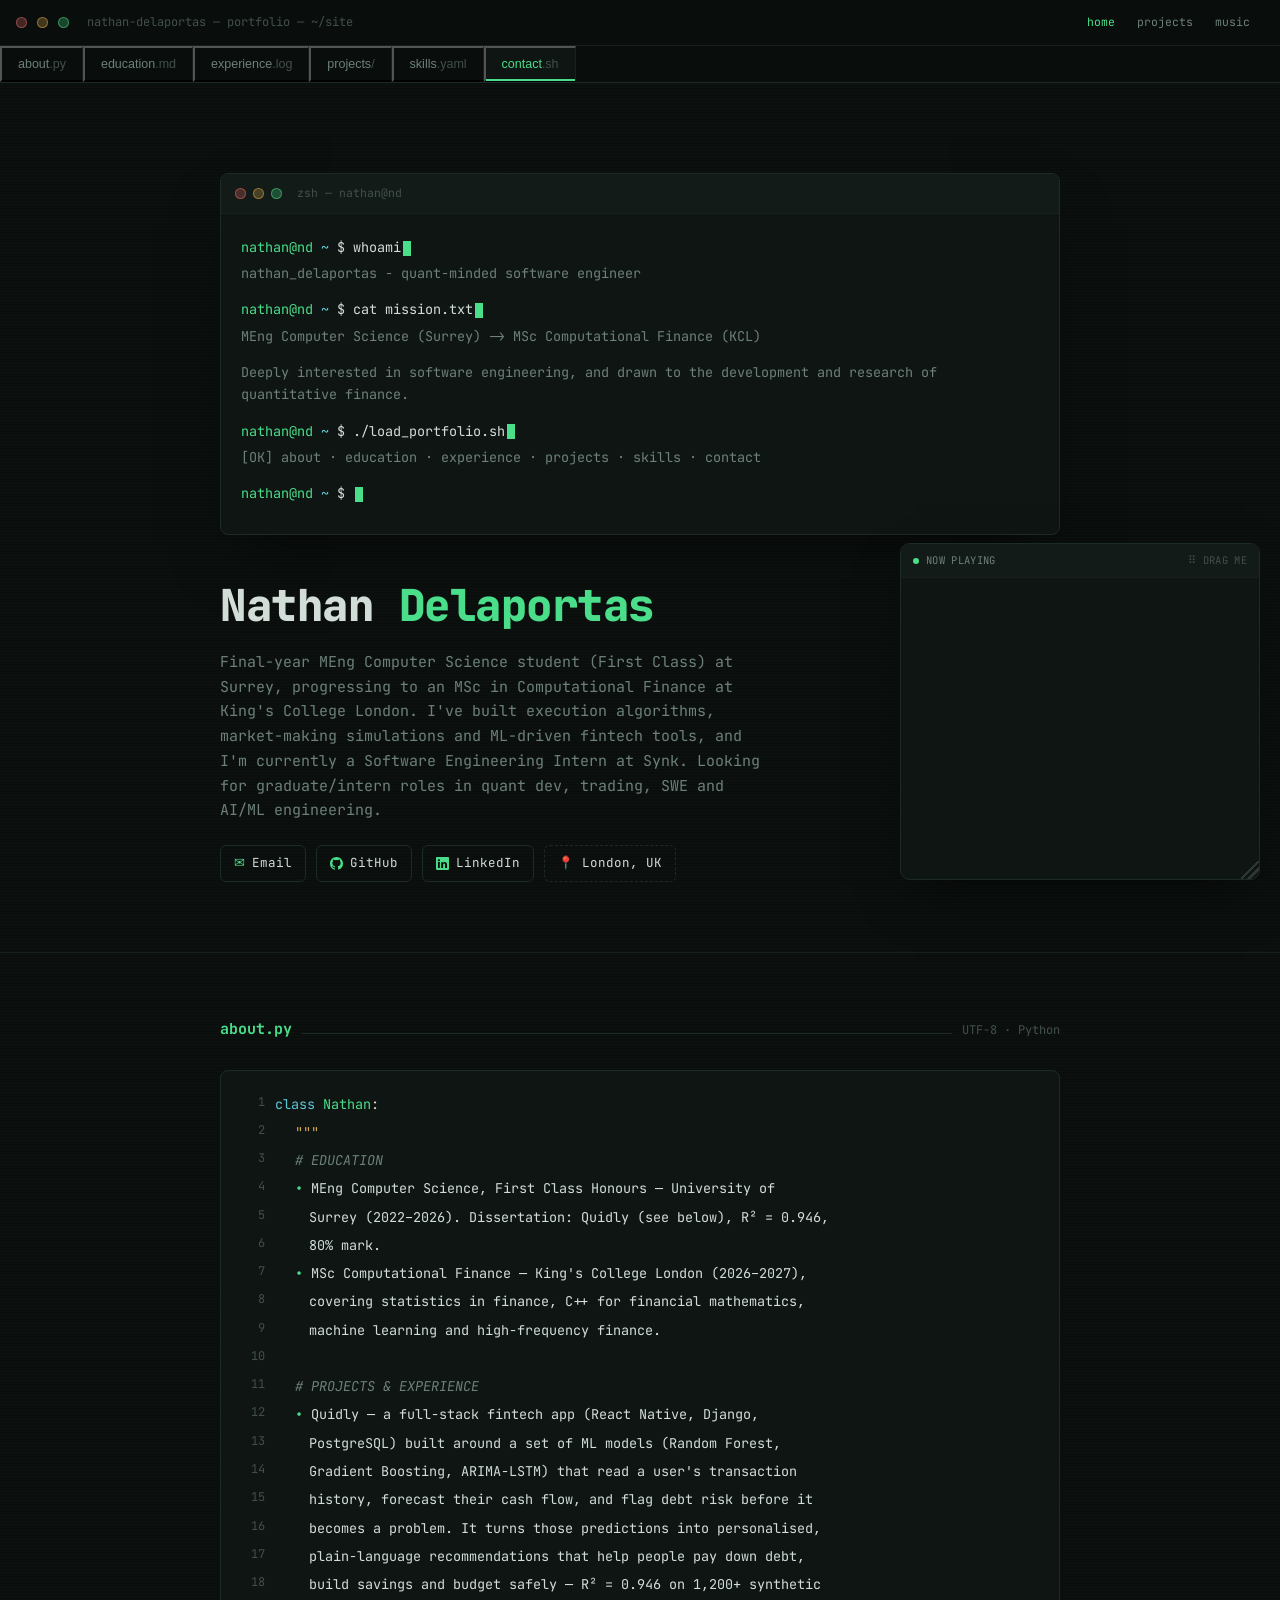
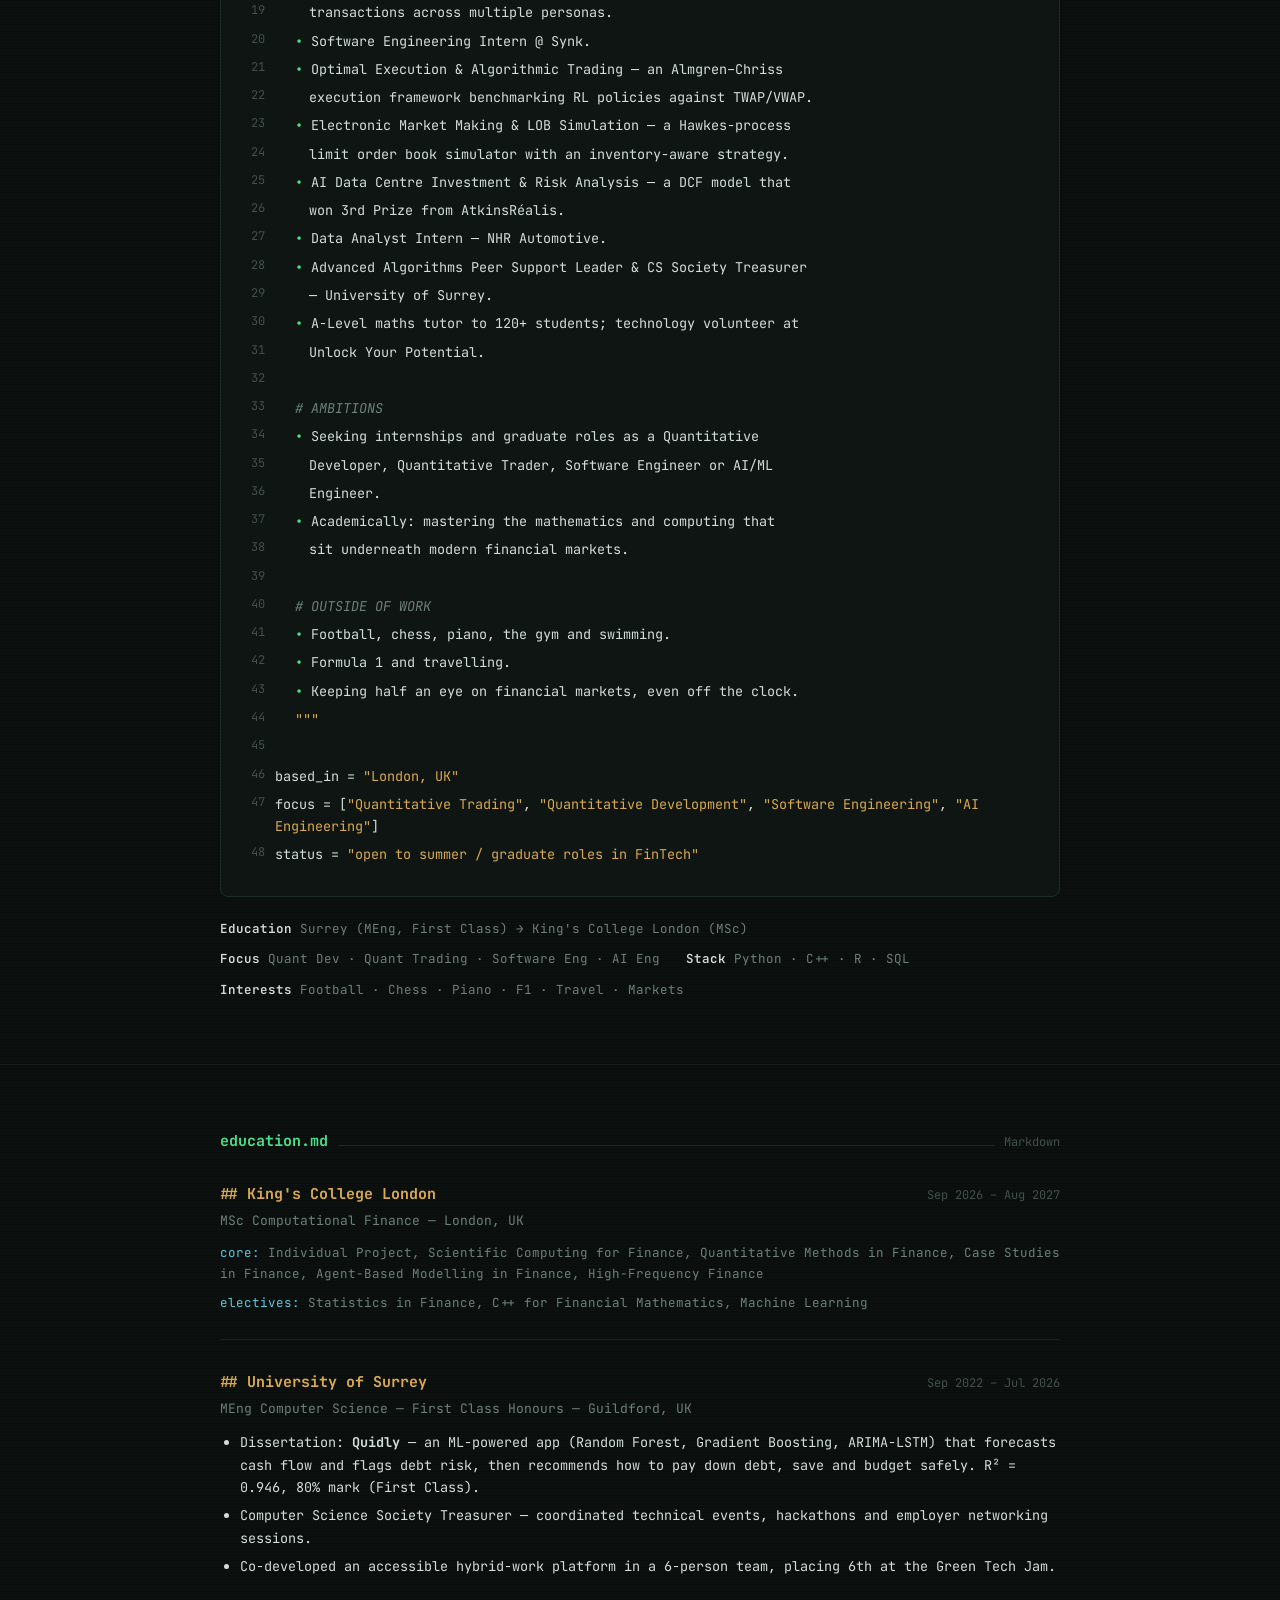
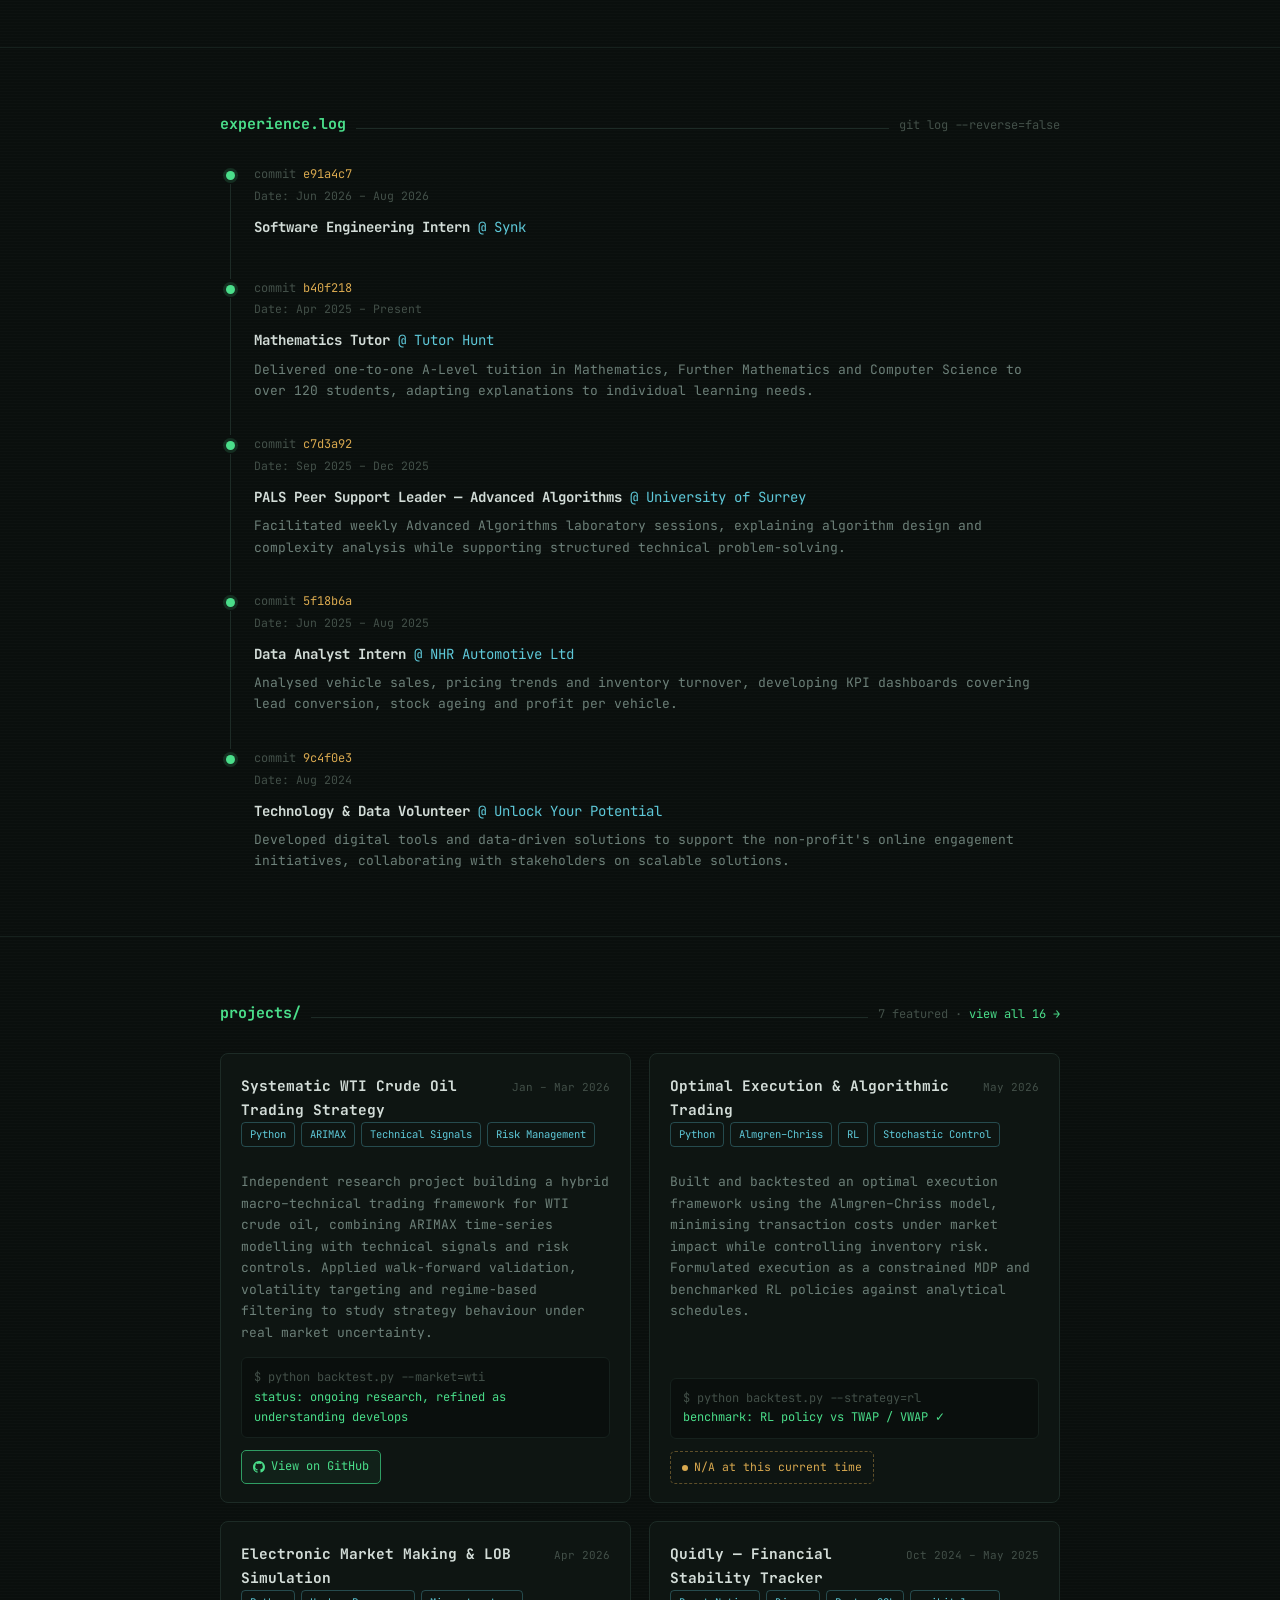
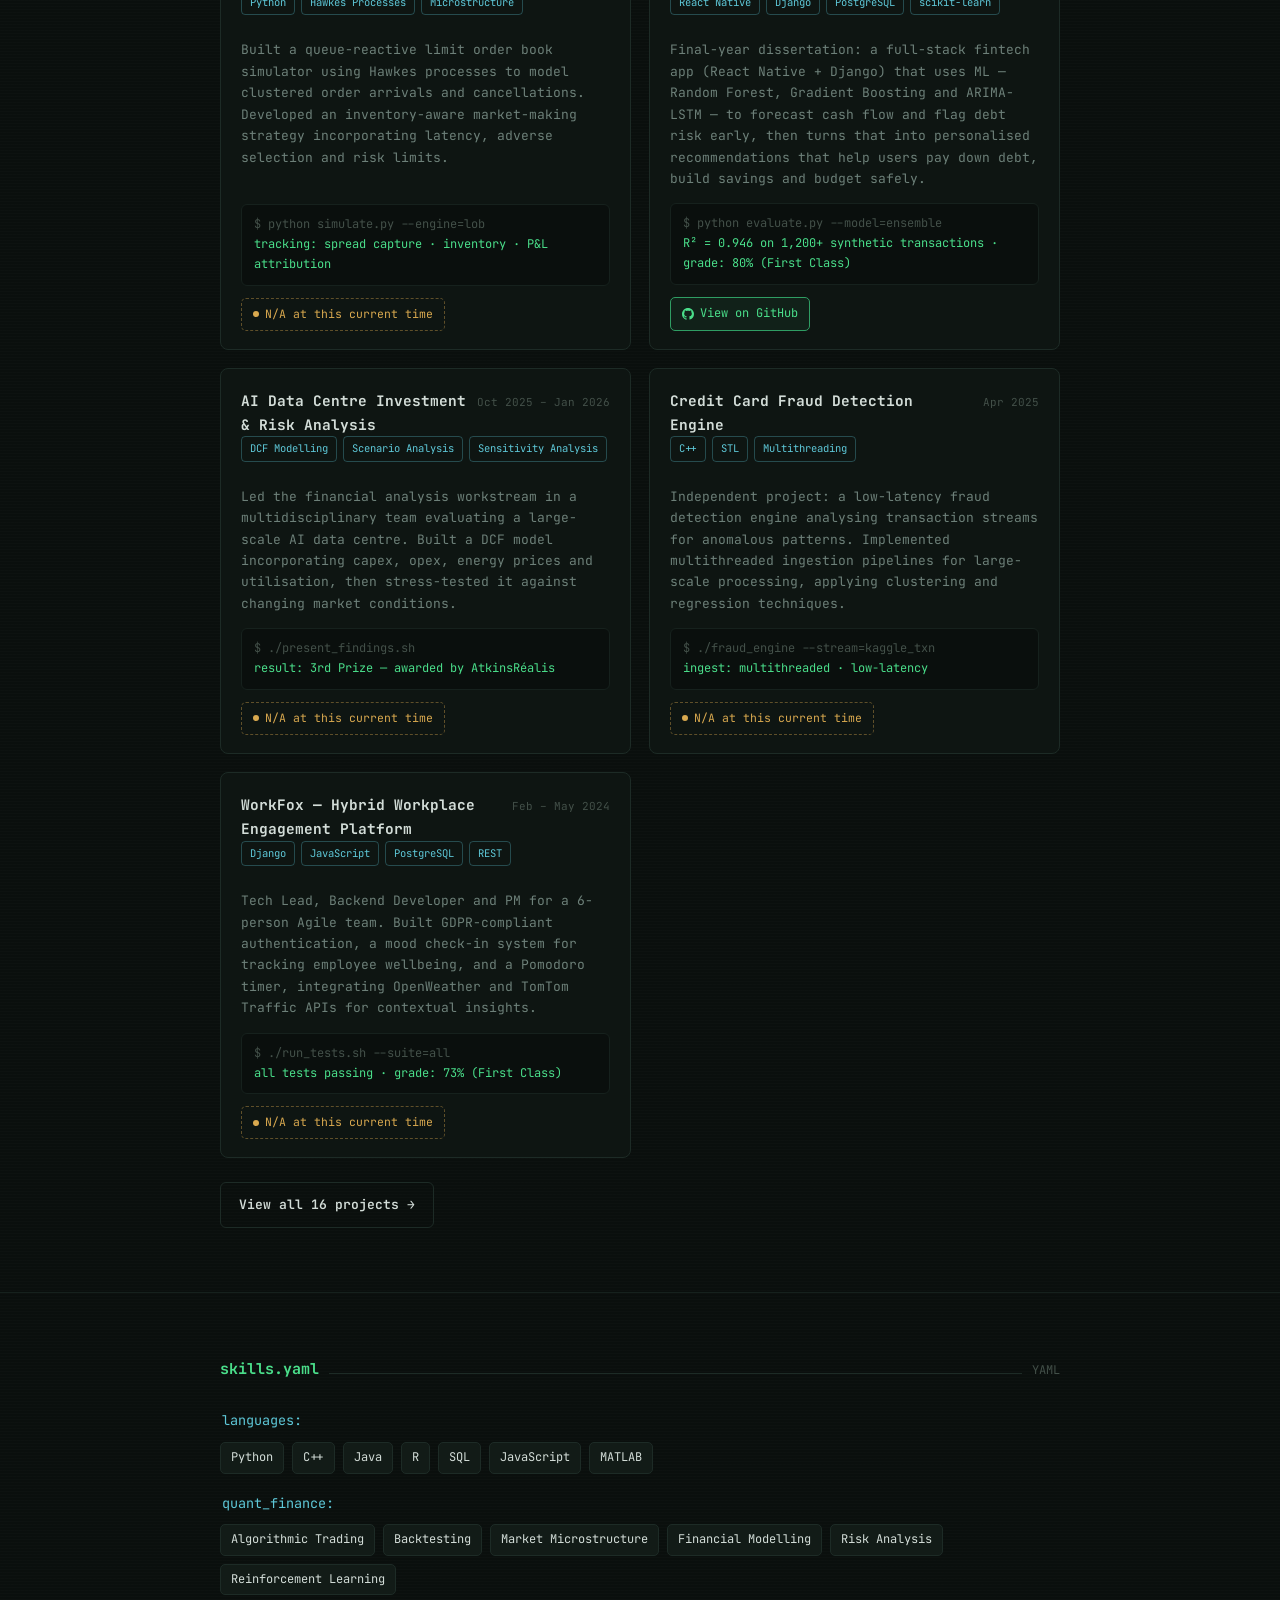
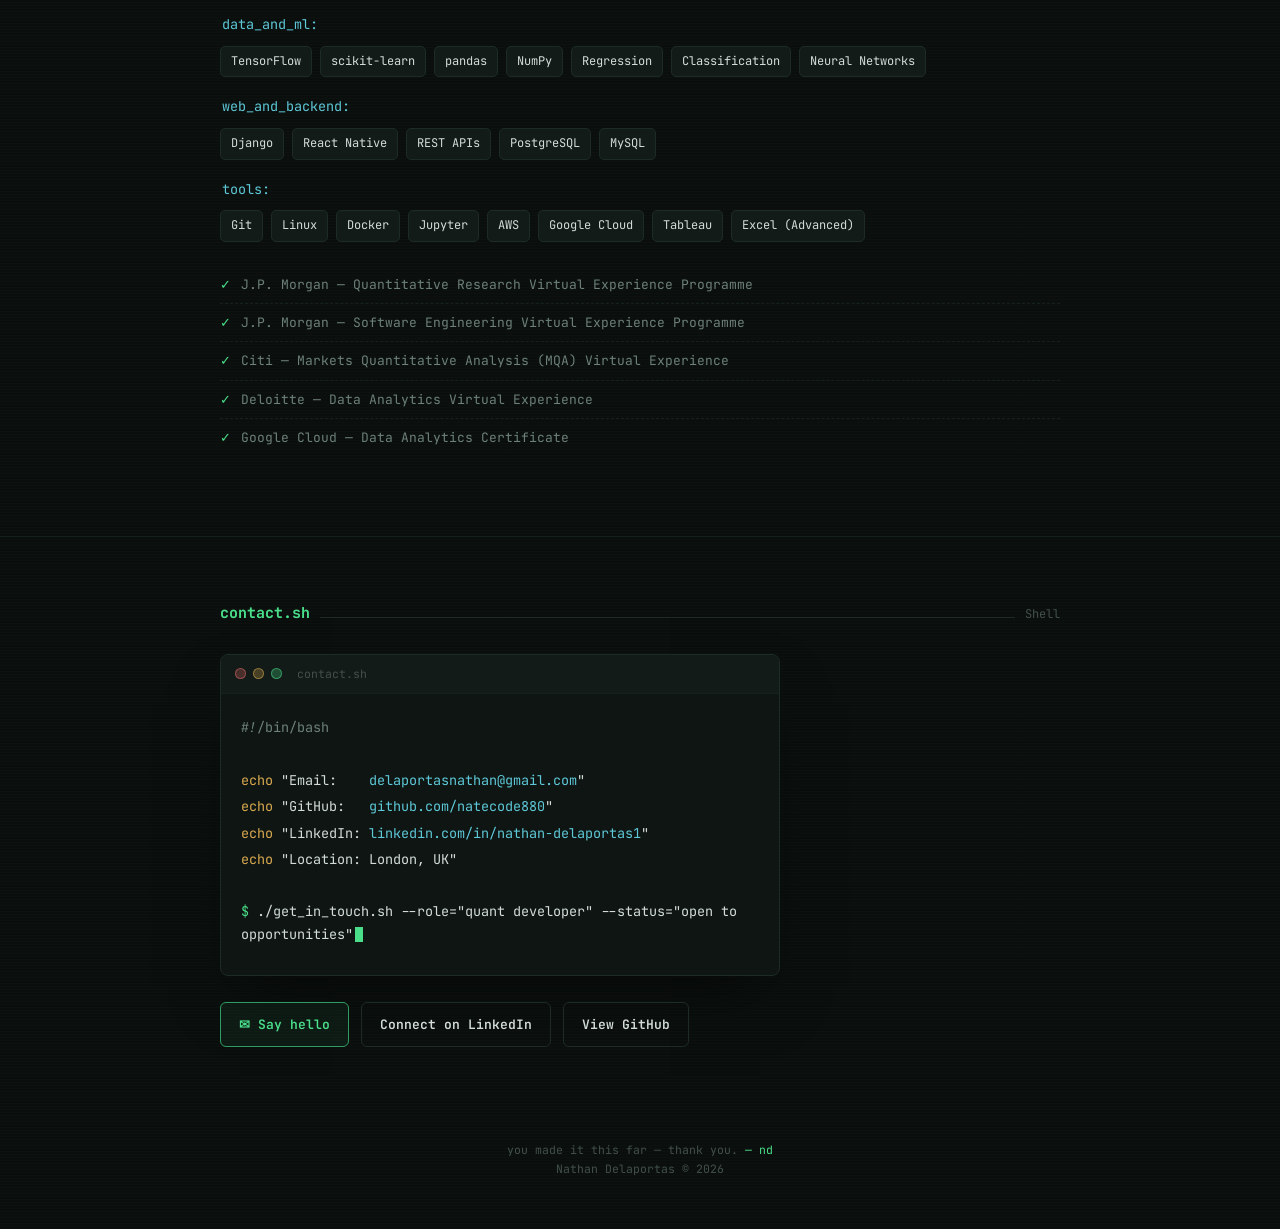
<file: index.html>
<!DOCTYPE html>
<html lang="en">
<head>
<meta charset="UTF-8">
<meta name="viewport" content="width=device-width, initial-scale=1.0">
<title>Nathan Delaportas</title>
<link rel="preconnect" href="https://fonts.googleapis.com">
<link rel="preconnect" href="https://fonts.gstatic.com" crossorigin>
<link href="https://fonts.googleapis.com/css2?family=JetBrains+Mono:wght@400;500;600;700;800&display=swap" rel="stylesheet">
<link rel="stylesheet" href="style.css">
</head>
<body>

<div id="jukebox-widget" class="mini"></div>

<div class="titlebar">
  <div class="titlebar-top">
    <span class="dot r"></span><span class="dot y"></span><span class="dot g"></span>
    <span class="titlebar-path">nathan-delaportas — portfolio — ~/site</span>
    <nav class="page-nav">
      <a href="index.html" data-page="home">home</a>
      <a href="projects.html" data-page="projects">projects</a>
      <a href="music.html" data-page="music">music</a>
    </nav>
  </div>
  <nav class="tabs" id="tabs">
    <button class="tab" data-target="about">about<span class="dim">.py</span></button>
    <button class="tab" data-target="education">education<span class="dim">.md</span></button>
    <button class="tab" data-target="experience">experience<span class="dim">.log</span></button>
    <button class="tab" data-target="projects">projects<span class="dim">/</span></button>
    <button class="tab" data-target="skills">skills<span class="dim">.yaml</span></button>
    <button class="tab" data-target="contact">contact<span class="dim">.sh</span></button>
  </nav>
</div>

<main id="page-content" data-page="home">

<!-- ============ HERO ============ -->
<div class="hero">
  <div class="wrap">
    <div class="term">
      <div class="term-bar">
        <span class="dot r"></span><span class="dot y"></span><span class="dot g"></span>
        <span class="term-title">zsh — nathan@nd</span>
      </div>
      <div class="term-body" id="termBody"></div>
    </div>

    <div class="hero-heading">
      <h1 class="hero-name">Nathan <span class="accent">Delaportas</span></h1>
      <p class="hero-tag">Final-year MEng Computer Science student (First Class) at Surrey, progressing to an MSc in Computational Finance at King's College London. I've built execution algorithms, market-making simulations and ML-driven fintech tools, and I'm currently a Software Engineering Intern at Synk. Looking for graduate/intern roles in quant dev, trading, SWE and AI/ML engineering.</p>
      <div class="hero-links">
        <a class="pill" href="mailto:delaportasnathan@gmail.com"><span class="sw">✉</span> Email</a>
        <a class="pill" href="https://github.com/natecode880" target="_blank" rel="noopener">
          <svg class="sw" width="13" height="13" viewBox="0 0 16 16" fill="currentColor"><path d="M8 0C3.58 0 0 3.58 0 8a8 8 0 0 0 5.47 7.59c.4.07.55-.17.55-.38l-.01-1.49c-2.22.48-2.69-1.07-2.69-1.07-.36-.92-.89-1.16-.89-1.16-.72-.5.06-.49.06-.49.8.06 1.22.82 1.22.82.71 1.21 1.87.87 2.33.66.07-.52.28-.87.5-1.07-1.78-.2-3.64-.89-3.64-3.95 0-.87.31-1.59.82-2.15-.08-.2-.36-1.01.08-2.11 0 0 .67-.21 2.2.82.64-.18 1.32-.27 2-.27.68 0 1.36.09 2 .27 1.53-1.03 2.2-.82 2.2-.82.44 1.1.16 1.91.08 2.11.51.56.82 1.28.82 2.15 0 3.07-1.87 3.75-3.65 3.95.29.25.54.73.54 1.48l-.01 2.2c0 .21.15.46.55.38A8 8 0 0 0 16 8c0-4.42-3.58-8-8-8z"/></svg>
          GitHub
        </a>
        <a class="pill" href="https://www.linkedin.com/in/nathan-delaportas1/" target="_blank" rel="noopener">
          <svg class="sw" width="13" height="13" viewBox="0 0 16 16" fill="currentColor"><path d="M0 1.15C0 .52.53 0 1.19 0h13.62C15.47 0 16 .52 16 1.15v13.7c0 .63-.53 1.15-1.19 1.15H1.19C.53 16 0 15.48 0 14.85V1.15zM4.75 13.4V6.13H2.4v7.27h2.35zm-1.17-8.26c.82 0 1.33-.55 1.33-1.23-.02-.7-.51-1.23-1.31-1.23-.8 0-1.33.54-1.33 1.23 0 .68.51 1.23 1.3 1.23h.01zM13.6 13.4V9.35c0-2.17-1.16-3.18-2.71-3.18-1.25 0-1.8.7-2.11 1.18v-1.02H6.42c.03.66 0 7.07 0 7.07h2.36V9.35c0-.2.01-.4.07-.55.16-.4.53-.82 1.14-.82.8 0 1.13.61 1.13 1.51v3.91h2.48z"/></svg>
          LinkedIn
        </a>
        <span class="pill" style="border-style:dashed; cursor:default;">📍 London, UK</span>
      </div>
    </div>
  </div>
</div>

<!-- ============ ABOUT ============ -->
<section id="about">
  <div class="wrap fade-in">
    <div class="file-head">
      <span class="fname">about.py</span>
      <span class="rule"></span>
      <span class="fmeta">UTF-8 · Python</span>
    </div>

    <div class="about-code">
<div class="code-line" data-line="1"><span class="kw">class</span> <span class="fn">Nathan</span>:</div>
<div class="code-line" data-line="2" style="padding-left:54px;"><span class="str">"""</span></div>
<div class="code-line" data-line="3" style="padding-left:54px;"><span class="cmt"># EDUCATION</span></div>
<div class="code-line" data-line="4" style="padding-left:54px;"><span class="bul">•</span> MEng Computer Science, First Class Honours — University of</div>
<div class="code-line" data-line="5" style="padding-left:68px;">Surrey (2022–2026). Dissertation: Quidly (see below), R² = 0.946,</div>
<div class="code-line" data-line="6" style="padding-left:68px;">80% mark.</div>
<div class="code-line" data-line="7" style="padding-left:54px;"><span class="bul">•</span> MSc Computational Finance — King's College London (2026–2027),</div>
<div class="code-line" data-line="8" style="padding-left:68px;">covering statistics in finance, C++ for financial mathematics,</div>
<div class="code-line" data-line="9" style="padding-left:68px;">machine learning and high-frequency finance.</div>
<div class="code-line" data-line="10" style="padding-left:54px;">&nbsp;</div>
<div class="code-line" data-line="11" style="padding-left:54px;"><span class="cmt"># PROJECTS &amp; EXPERIENCE</span></div>
<div class="code-line" data-line="12" style="padding-left:54px;"><span class="bul">•</span> Quidly — a full-stack fintech app (React Native, Django,</div>
<div class="code-line" data-line="13" style="padding-left:68px;">PostgreSQL) built around a set of ML models (Random Forest,</div>
<div class="code-line" data-line="14" style="padding-left:68px;">Gradient Boosting, ARIMA-LSTM) that read a user's transaction</div>
<div class="code-line" data-line="15" style="padding-left:68px;">history, forecast their cash flow, and flag debt risk before it</div>
<div class="code-line" data-line="16" style="padding-left:68px;">becomes a problem. It turns those predictions into personalised,</div>
<div class="code-line" data-line="17" style="padding-left:68px;">plain-language recommendations that help people pay down debt,</div>
<div class="code-line" data-line="18" style="padding-left:68px;">build savings and budget safely — R² = 0.946 on 1,200+ synthetic</div>
<div class="code-line" data-line="19" style="padding-left:68px;">transactions across multiple personas.</div>
<div class="code-line" data-line="20" style="padding-left:54px;"><span class="bul">•</span> Software Engineering Intern @ Synk.</div>
<div class="code-line" data-line="21" style="padding-left:54px;"><span class="bul">•</span> Optimal Execution &amp; Algorithmic Trading — an Almgren–Chriss</div>
<div class="code-line" data-line="22" style="padding-left:68px;">execution framework benchmarking RL policies against TWAP/VWAP.</div>
<div class="code-line" data-line="23" style="padding-left:54px;"><span class="bul">•</span> Electronic Market Making &amp; LOB Simulation — a Hawkes-process</div>
<div class="code-line" data-line="24" style="padding-left:68px;">limit order book simulator with an inventory-aware strategy.</div>
<div class="code-line" data-line="25" style="padding-left:54px;"><span class="bul">•</span> AI Data Centre Investment &amp; Risk Analysis — a DCF model that</div>
<div class="code-line" data-line="26" style="padding-left:68px;">won 3rd Prize from AtkinsRéalis.</div>
<div class="code-line" data-line="27" style="padding-left:54px;"><span class="bul">•</span> Data Analyst Intern — NHR Automotive.</div>
<div class="code-line" data-line="28" style="padding-left:54px;"><span class="bul">•</span> Advanced Algorithms Peer Support Leader &amp; CS Society Treasurer</div>
<div class="code-line" data-line="29" style="padding-left:68px;">— University of Surrey.</div>
<div class="code-line" data-line="30" style="padding-left:54px;"><span class="bul">•</span> A-Level maths tutor to 120+ students; technology volunteer at</div>
<div class="code-line" data-line="31" style="padding-left:68px;">Unlock Your Potential.</div>
<div class="code-line" data-line="32" style="padding-left:54px;">&nbsp;</div>
<div class="code-line" data-line="33" style="padding-left:54px;"><span class="cmt"># AMBITIONS</span></div>
<div class="code-line" data-line="34" style="padding-left:54px;"><span class="bul">•</span> Seeking internships and graduate roles as a Quantitative</div>
<div class="code-line" data-line="35" style="padding-left:68px;">Developer, Quantitative Trader, Software Engineer or AI/ML</div>
<div class="code-line" data-line="36" style="padding-left:68px;">Engineer.</div>
<div class="code-line" data-line="37" style="padding-left:54px;"><span class="bul">•</span> Academically: mastering the mathematics and computing that</div>
<div class="code-line" data-line="38" style="padding-left:68px;">sit underneath modern financial markets.</div>
<div class="code-line" data-line="39" style="padding-left:54px;">&nbsp;</div>
<div class="code-line" data-line="40" style="padding-left:54px;"><span class="cmt"># OUTSIDE OF WORK</span></div>
<div class="code-line" data-line="41" style="padding-left:54px;"><span class="bul">•</span> Football, chess, piano, the gym and swimming.</div>
<div class="code-line" data-line="42" style="padding-left:54px;"><span class="bul">•</span> Formula 1 and travelling.</div>
<div class="code-line" data-line="43" style="padding-left:54px;"><span class="bul">•</span> Keeping half an eye on financial markets, even off the clock.</div>
<div class="code-line" data-line="44" style="padding-left:54px;"><span class="str">"""</span></div>
<div class="code-line" data-line="45" style="padding-left:34px;">&nbsp;</div>
<div class="code-line" data-line="46" style="padding-left:34px;">based_in = <span class="str">"London, UK"</span></div>
<div class="code-line" data-line="47" style="padding-left:34px;">focus = [<span class="str">"Quantitative Trading"</span>, <span class="str">"Quantitative Development"</span>, <span class="str">"Software Engineering"</span>, <span class="str">"AI Engineering"</span>]</div>
<div class="code-line" data-line="48" style="padding-left:34px;">status = <span class="str">"open to summer / graduate roles in FinTech"</span></div>
    </div>

    <div class="about-meta">
      <span><b>Education</b> Surrey (MEng, First Class) → King's College London (MSc)</span>
      <span><b>Focus</b> Quant Dev · Quant Trading · Software Eng · AI Eng</span>
      <span><b>Stack</b> Python · C++ · R · SQL</span>
      <span><b>Interests</b> Football · Chess · Piano · F1 · Travel · Markets</span>
    </div>
  </div>
</section>

<!-- ============ EDUCATION ============ -->
<section id="education">
  <div class="wrap fade-in">
    <div class="file-head">
      <span class="fname">education.md</span>
      <span class="rule"></span>
      <span class="fmeta">Markdown</span>
    </div>

    <div class="edu-item">
      <div class="edu-top">
        <span class="edu-h">## King's College London</span>
        <span class="edu-when">Sep 2026 – Aug 2027</span>
      </div>
      <div class="edu-sub">MSc Computational Finance — London, UK</div>
      <div class="mod-line"><span class="kw">core:</span> Individual Project, Scientific Computing for Finance, Quantitative Methods in Finance, Case Studies in Finance, Agent-Based Modelling in Finance, High-Frequency Finance</div>
      <div class="mod-line"><span class="kw">electives:</span> Statistics in Finance, C++ for Financial Mathematics, Machine Learning</div>
    </div>

    <div class="edu-item">
      <div class="edu-top">
        <span class="edu-h">## University of Surrey</span>
        <span class="edu-when">Sep 2022 – Jul 2026</span>
      </div>
      <div class="edu-sub">MEng Computer Science — First Class Honours — Guildford, UK</div>
      <ul class="edu-list">
        <li>Dissertation: <b style="color:var(--text)">Quidly</b> — an ML-powered app (Random Forest, Gradient Boosting, ARIMA-LSTM) that forecasts cash flow and flags debt risk, then recommends how to pay down debt, save and budget safely. R² = 0.946, 80% mark (First Class).</li>
        <li>Computer Science Society Treasurer — coordinated technical events, hackathons and employer networking sessions.</li>
        <li>Co-developed an accessible hybrid-work platform in a 6-person team, placing 6th at the Green Tech Jam.</li>
      </ul>
    </div>
  </div>
</section>

<!-- ============ EXPERIENCE ============ -->
<section id="experience">
  <div class="wrap fade-in">
    <div class="file-head">
      <span class="fname">experience.log</span>
      <span class="rule"></span>
      <span class="fmeta">git log --reverse=false</span>
    </div>

    <div id="gitlog"></div>
  </div>
</section>

<!-- ============ PROJECTS ============ -->
<section id="projects">
  <div class="wrap fade-in">
    <div class="file-head">
      <span class="fname">projects/</span>
      <span class="rule"></span>
      <span class="fmeta">7 featured · <a href="projects.html" style="color:var(--green);">view all 16 →</a></span>
    </div>

    <div class="proj-grid">

      <div class="proj-card">
        <div class="proj-top">
          <span class="proj-name">Systematic WTI Crude Oil Trading Strategy</span>
          <span class="proj-date">Jan – Mar 2026</span>
        </div>
        <div class="tag-row">
          <span class="tag">Python</span><span class="tag">ARIMAX</span><span class="tag">Technical Signals</span><span class="tag">Risk Management</span>
        </div>
        <p class="proj-desc">Independent research project building a hybrid macro–technical trading framework for WTI crude oil, combining ARIMAX time-series modelling with technical signals and risk controls. Applied walk-forward validation, volatility targeting and regime-based filtering to study strategy behaviour under real market uncertainty.</p>
        <div class="proj-out"><span class="g">$ python backtest.py --market=wti</span><br>status: ongoing research, refined as understanding develops</div>
        <div class="proj-link-row">
          <a class="repo-link" href="https://github.com/natecode880/wti-oil-trading" target="_blank" rel="noopener">
            <svg width="12" height="12" viewBox="0 0 16 16" fill="currentColor"><path d="M8 0C3.58 0 0 3.58 0 8a8 8 0 0 0 5.47 7.59c.4.07.55-.17.55-.38l-.01-1.49c-2.22.48-2.69-1.07-2.69-1.07-.36-.92-.89-1.16-.89-1.16-.72-.5.06-.49.06-.49.8.06 1.22.82 1.22.82.71 1.21 1.87.87 2.33.66.07-.52.28-.87.5-1.07-1.78-.2-3.64-.89-3.64-3.95 0-.87.31-1.59.82-2.15-.08-.2-.36-1.01.08-2.11 0 0 .67-.21 2.2.82.64-.18 1.32-.27 2-.27.68 0 1.36.09 2 .27 1.53-1.03 2.2-.82 2.2-.82.44 1.1.16 1.91.08 2.11.51.56.82 1.28.82 2.15 0 3.07-1.87 3.75-3.65 3.95.29.25.54.73.54 1.48l-.01 2.2c0 .21.15.46.55.38A8 8 0 0 0 16 8c0-4.42-3.58-8-8-8z"/></svg>
            View on GitHub
          </a>
        </div>
      </div>

      <div class="proj-card">
        <div class="proj-top">
          <span class="proj-name">Optimal Execution &amp; Algorithmic Trading</span>
          <span class="proj-date">May 2026</span>
        </div>
        <div class="tag-row">
          <span class="tag">Python</span><span class="tag">Almgren–Chriss</span><span class="tag">RL</span><span class="tag">Stochastic Control</span>
        </div>
        <p class="proj-desc">Built and backtested an optimal execution framework using the Almgren–Chriss model, minimising transaction costs under market impact while controlling inventory risk. Formulated execution as a constrained MDP and benchmarked RL policies against analytical schedules.</p>
        <div class="proj-out"><span class="g">$ python backtest.py --strategy=rl</span><br>benchmark: RL policy vs TWAP / VWAP ✓</div>
        <div class="proj-link-row"><span class="status-badge"><span class="pulse"></span> N/A at this current time</span></div>
      </div>

      <div class="proj-card">
        <div class="proj-top">
          <span class="proj-name">Electronic Market Making &amp; LOB Simulation</span>
          <span class="proj-date">Apr 2026</span>
        </div>
        <div class="tag-row">
          <span class="tag">Python</span><span class="tag">Hawkes Processes</span><span class="tag">Microstructure</span>
        </div>
        <p class="proj-desc">Built a queue-reactive limit order book simulator using Hawkes processes to model clustered order arrivals and cancellations. Developed an inventory-aware market-making strategy incorporating latency, adverse selection and risk limits.</p>
        <div class="proj-out"><span class="g">$ python simulate.py --engine=lob</span><br>tracking: spread capture · inventory · P&amp;L attribution</div>
        <div class="proj-link-row"><span class="status-badge"><span class="pulse"></span> N/A at this current time</span></div>
      </div>

      <div class="proj-card">
        <div class="proj-top">
          <span class="proj-name">Quidly — Financial Stability Tracker</span>
          <span class="proj-date">Oct 2024 – May 2025</span>
        </div>
        <div class="tag-row">
          <span class="tag">React Native</span><span class="tag">Django</span><span class="tag">PostgreSQL</span><span class="tag">scikit-learn</span>
        </div>
        <p class="proj-desc">Final-year dissertation: a full-stack fintech app (React Native + Django) that uses ML — Random Forest, Gradient Boosting and ARIMA-LSTM — to forecast cash flow and flag debt risk early, then turns that into personalised recommendations that help users pay down debt, build savings and budget safely.</p>
        <div class="proj-out"><span class="g">$ python evaluate.py --model=ensemble</span><br>R² = 0.946 on 1,200+ synthetic transactions · grade: 80% (First Class)</div>
        <div class="proj-link-row">
          <a class="repo-link" href="https://github.com/natecode880/Quidly" target="_blank" rel="noopener">
            <svg width="12" height="12" viewBox="0 0 16 16" fill="currentColor"><path d="M8 0C3.58 0 0 3.58 0 8a8 8 0 0 0 5.47 7.59c.4.07.55-.17.55-.38l-.01-1.49c-2.22.48-2.69-1.07-2.69-1.07-.36-.92-.89-1.16-.89-1.16-.72-.5.06-.49.06-.49.8.06 1.22.82 1.22.82.71 1.21 1.87.87 2.33.66.07-.52.28-.87.5-1.07-1.78-.2-3.64-.89-3.64-3.95 0-.87.31-1.59.82-2.15-.08-.2-.36-1.01.08-2.11 0 0 .67-.21 2.2.82.64-.18 1.32-.27 2-.27.68 0 1.36.09 2 .27 1.53-1.03 2.2-.82 2.2-.82.44 1.1.16 1.91.08 2.11.51.56.82 1.28.82 2.15 0 3.07-1.87 3.75-3.65 3.95.29.25.54.73.54 1.48l-.01 2.2c0 .21.15.46.55.38A8 8 0 0 0 16 8c0-4.42-3.58-8-8-8z"/></svg>
            View on GitHub
          </a>
        </div>
      </div>

      <div class="proj-card">
        <div class="proj-top">
          <span class="proj-name">AI Data Centre Investment &amp; Risk Analysis</span>
          <span class="proj-date">Oct 2025 – Jan 2026</span>
        </div>
        <div class="tag-row">
          <span class="tag">DCF Modelling</span><span class="tag">Scenario Analysis</span><span class="tag">Sensitivity Analysis</span>
        </div>
        <p class="proj-desc">Led the financial analysis workstream in a multidisciplinary team evaluating a large-scale AI data centre. Built a DCF model incorporating capex, opex, energy prices and utilisation, then stress-tested it against changing market conditions.</p>
        <div class="proj-out"><span class="g">$ ./present_findings.sh</span><br>result: 3rd Prize — awarded by AtkinsRéalis</div>
        <div class="proj-link-row"><span class="status-badge"><span class="pulse"></span> N/A at this current time</span></div>
      </div>

      <div class="proj-card">
        <div class="proj-top">
          <span class="proj-name">Credit Card Fraud Detection Engine</span>
          <span class="proj-date">Apr 2025</span>
        </div>
        <div class="tag-row">
          <span class="tag">C++</span><span class="tag">STL</span><span class="tag">Multithreading</span>
        </div>
        <p class="proj-desc">Independent project: a low-latency fraud detection engine analysing transaction streams for anomalous patterns. Implemented multithreaded ingestion pipelines for large-scale processing, applying clustering and regression techniques.</p>
        <div class="proj-out"><span class="g">$ ./fraud_engine --stream=kaggle_txn</span><br>ingest: multithreaded · low-latency</div>
        <div class="proj-link-row"><span class="status-badge"><span class="pulse"></span> N/A at this current time</span></div>
      </div>

      <div class="proj-card">
        <div class="proj-top">
          <span class="proj-name">WorkFox — Hybrid Workplace Engagement Platform</span>
          <span class="proj-date">Feb – May 2024</span>
        </div>
        <div class="tag-row">
          <span class="tag">Django</span><span class="tag">JavaScript</span><span class="tag">PostgreSQL</span><span class="tag">REST</span>
        </div>
        <p class="proj-desc">Tech Lead, Backend Developer and PM for a 6-person Agile team. Built GDPR-compliant authentication, a mood check-in system for tracking employee wellbeing, and a Pomodoro timer, integrating OpenWeather and TomTom Traffic APIs for contextual insights.</p>
        <div class="proj-out"><span class="g">$ ./run_tests.sh --suite=all</span><br>all tests passing · grade: 73% (First Class)</div>
        <div class="proj-link-row"><span class="status-badge"><span class="pulse"></span> N/A at this current time</span></div>
      </div>

    </div>

    <div style="margin-top:24px; display:flex;">
      <a class="btn ghost" href="projects.html">View all 16 projects →</a>
    </div>
  </div>
</section>

<!-- ============ SKILLS ============ -->
<section id="skills">
  <div class="wrap fade-in">
    <div class="file-head">
      <span class="fname">skills.yaml</span>
      <span class="rule"></span>
      <span class="fmeta">YAML</span>
    </div>

    <div class="yaml-block">
      <div class="yaml-row"><span class="yaml-key">languages:</span></div>
      <div class="chip-row">
        <span class="chip">Python</span><span class="chip">C++</span><span class="chip">Java</span><span class="chip">R</span><span class="chip">SQL</span><span class="chip">JavaScript</span><span class="chip">MATLAB</span>
      </div>

      <div class="yaml-row"><span class="yaml-key">quant_finance:</span></div>
      <div class="chip-row">
        <span class="chip">Algorithmic Trading</span><span class="chip">Backtesting</span><span class="chip">Market Microstructure</span><span class="chip">Financial Modelling</span><span class="chip">Risk Analysis</span><span class="chip">Reinforcement Learning</span>
      </div>

      <div class="yaml-row"><span class="yaml-key">data_and_ml:</span></div>
      <div class="chip-row">
        <span class="chip">TensorFlow</span><span class="chip">scikit-learn</span><span class="chip">pandas</span><span class="chip">NumPy</span><span class="chip">Regression</span><span class="chip">Classification</span><span class="chip">Neural Networks</span>
      </div>

      <div class="yaml-row"><span class="yaml-key">web_and_backend:</span></div>
      <div class="chip-row">
        <span class="chip">Django</span><span class="chip">React Native</span><span class="chip">REST APIs</span><span class="chip">PostgreSQL</span><span class="chip">MySQL</span>
      </div>

      <div class="yaml-row"><span class="yaml-key">tools:</span></div>
      <div class="chip-row">
        <span class="chip">Git</span><span class="chip">Linux</span><span class="chip">Docker</span><span class="chip">Jupyter</span><span class="chip">AWS</span><span class="chip">Google Cloud</span><span class="chip">Tableau</span><span class="chip">Excel (Advanced)</span>
      </div>
    </div>

    <ul class="cert-list">
      <li><span class="ok">✓</span> J.P. Morgan — Quantitative Research Virtual Experience Programme</li>
      <li><span class="ok">✓</span> J.P. Morgan — Software Engineering Virtual Experience Programme</li>
      <li><span class="ok">✓</span> Citi — Markets Quantitative Analysis (MQA) Virtual Experience</li>
      <li><span class="ok">✓</span> Deloitte — Data Analytics Virtual Experience</li>
      <li><span class="ok">✓</span> Google Cloud — Data Analytics Certificate</li>
    </ul>
  </div>
</section>

<!-- ============ CONTACT ============ -->
<section id="contact">
  <div class="wrap fade-in">
    <div class="file-head">
      <span class="fname">contact.sh</span>
      <span class="rule"></span>
      <span class="fmeta">Shell</span>
    </div>

    <div class="term" style="max-width:560px;">
      <div class="term-bar">
        <span class="dot r"></span><span class="dot y"></span><span class="dot g"></span>
        <span class="term-title">contact.sh</span>
      </div>
      <div class="term-body contact-term">
        <div class="term-line"><span class="comment">#!/bin/bash</span></div>
        <div class="term-line">&nbsp;</div>
        <div class="term-line"><span class="sh">echo</span> "Email:    <a href="mailto:delaportasnathan@gmail.com">delaportasnathan@gmail.com</a>"</div>
        <div class="term-line"><span class="sh">echo</span> "GitHub:   <a href="https://github.com/natecode880" target="_blank" rel="noopener">github.com/natecode880</a>"</div>
        <div class="term-line"><span class="sh">echo</span> "LinkedIn: <a href="https://www.linkedin.com/in/nathan-delaportas1/" target="_blank" rel="noopener">linkedin.com/in/nathan-delaportas1</a>"</div>
        <div class="term-line"><span class="sh">echo</span> "Location: London, UK"</div>
        <div class="term-line">&nbsp;</div>
        <div class="term-line"><span class="prompt">$</span> ./get_in_touch.sh --role="quant developer" --status="open to opportunities"<span class="caret"></span></div>
      </div>
    </div>

    <div class="contact-btns">
      <a class="btn" href="mailto:delaportasnathan@gmail.com">✉ Say hello</a>
      <a class="btn ghost" href="https://www.linkedin.com/in/nathan-delaportas1/" target="_blank" rel="noopener">Connect on LinkedIn</a>
      <a class="btn ghost" href="https://github.com/natecode880" target="_blank" rel="noopener">View GitHub</a>
    </div>
  </div>
</section>

<footer>you made it this far — thank you. <span style="color:var(--green);">— nd</span><br>Nathan Delaportas © 2026</footer>

</main>

<script src="home.js"></script>
<script src="projects.js"></script>
<script src="jukebox.js"></script>

</body>
</html>
</file>
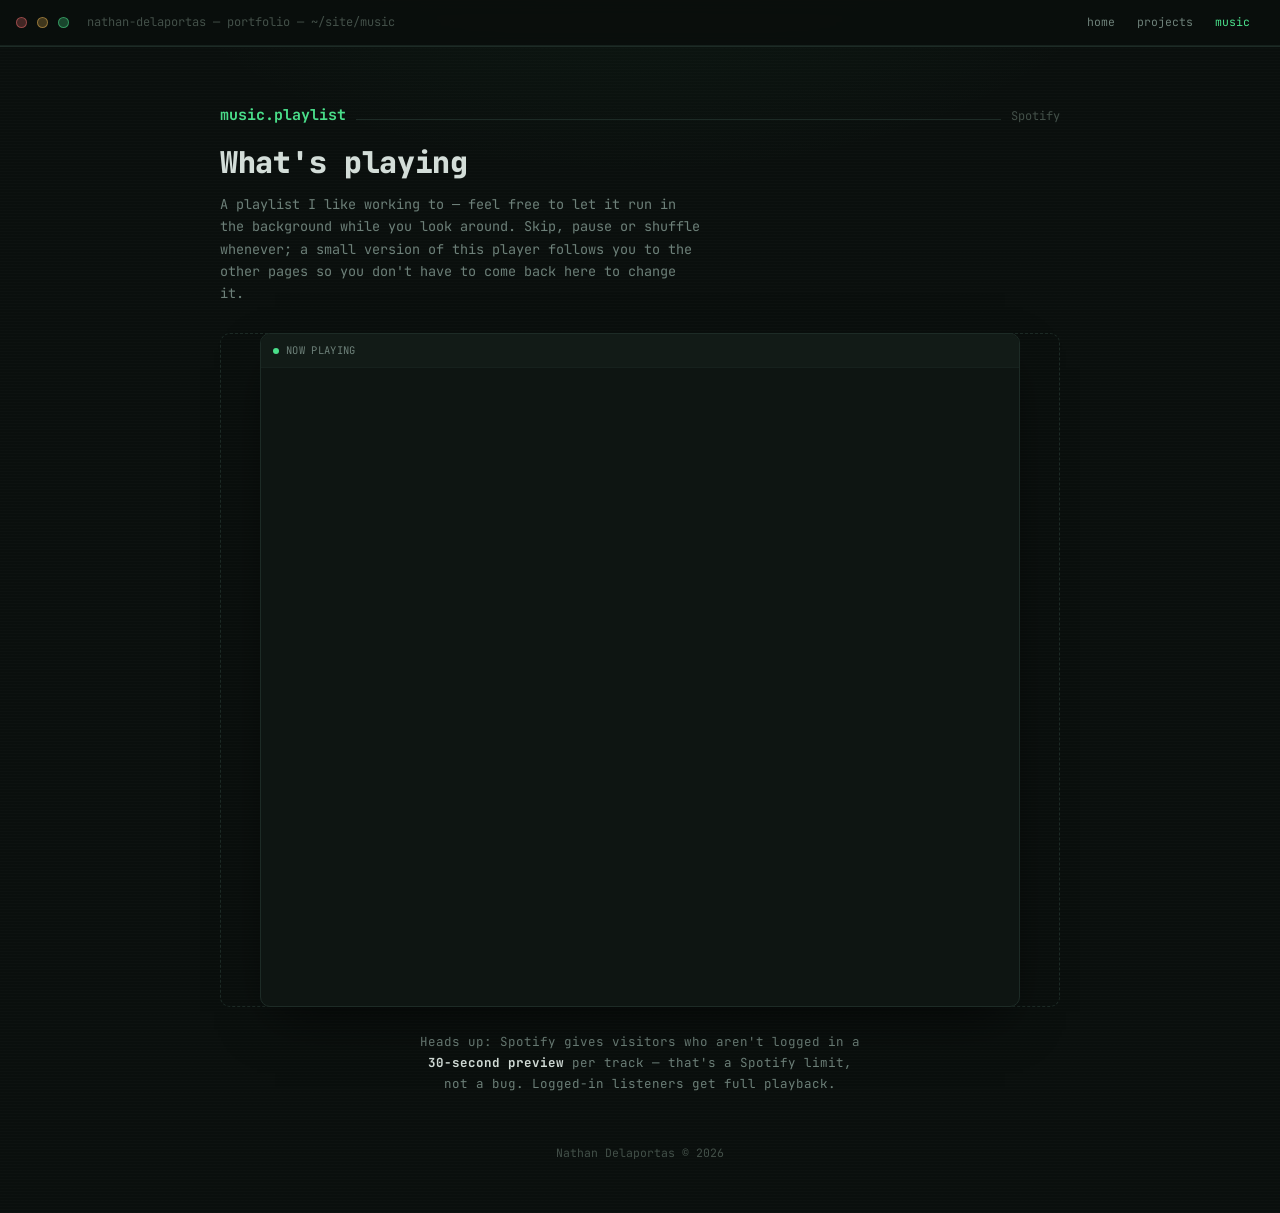
<file: music.html>
<!DOCTYPE html>
<html lang="en">
<head>
<meta charset="UTF-8">
<meta name="viewport" content="width=device-width, initial-scale=1.0">
<title>Music — Nathan Delaportas</title>
<link rel="preconnect" href="https://fonts.googleapis.com">
<link rel="preconnect" href="https://fonts.gstatic.com" crossorigin>
<link href="https://fonts.googleapis.com/css2?family=JetBrains+Mono:wght@400;500;600;700;800&display=swap" rel="stylesheet">
<link rel="stylesheet" href="style.css">
<style>
  .music-hero{ padding-top:56px; padding-bottom:20px; }
  .music-title{ font-size:clamp(22px,4vw,30px); font-weight:800; margin:0 0 6px; letter-spacing:-0.3px; }
  .music-sub{ color:var(--text-dim); font-size:13.5px; margin:0 0 28px; max-width:60ch; }
  .music-dock-spacer{
    width:100%; height:500px; margin:0 auto 20px;
    border:1px dashed var(--border); border-radius:10px;
    display:flex; align-items:center; justify-content:center;
    color:var(--text-faint); font-size:12px; text-align:center; padding:20px;
    box-sizing:border-box;
  }
  .music-note{ color:var(--text-dim); font-size:12.5px; max-width:55ch; margin:24px auto 0; text-align:center; line-height:1.7; }
  .music-note b{ color:var(--text); }
  @media (prefers-reduced-motion: reduce){
    *{ animation:none !important; transition:none !important; }
    html{ scroll-behavior:auto; }
  }
</style>
</head>
<body>

<div id="jukebox-widget" class="mini"></div>

<div class="titlebar">
  <div class="titlebar-top">
    <span class="dot r"></span><span class="dot y"></span><span class="dot g"></span>
    <span class="titlebar-path">nathan-delaportas — portfolio — ~/site/music</span>
    <nav class="page-nav">
      <a href="index.html" data-page="home">home</a>
      <a href="projects.html" data-page="projects">projects</a>
      <a href="music.html" data-page="music">music</a>
    </nav>
  </div>
</div>

<main id="page-content" data-page="music">
  <div class="wrap music-hero">
    <div class="file-head" style="margin-bottom:10px;">
      <span class="fname">music.playlist</span>
      <span class="rule"></span>
      <span class="fmeta">Spotify</span>
    </div>
    <h1 class="music-title">What's playing</h1>
    <p class="music-sub">A playlist I like working to — feel free to let it run in the background while you look around. Skip, pause or shuffle whenever; a small version of this player follows you to the other pages so you don't have to come back here to change it.</p>

    <div class="music-dock-spacer" id="dockSpacer">the player docks here</div>

    <p class="music-note">Heads up: Spotify gives visitors who aren't logged in a <b>30-second preview</b> per track — that's a Spotify limit, not a bug. Logged-in listeners get full playback.</p>
  </div>

  <footer>Nathan Delaportas © 2026</footer>
</main>

<script src="home.js"></script>
<script src="projects.js"></script>
<script src="jukebox.js"></script>

</body>
</html>
</file>
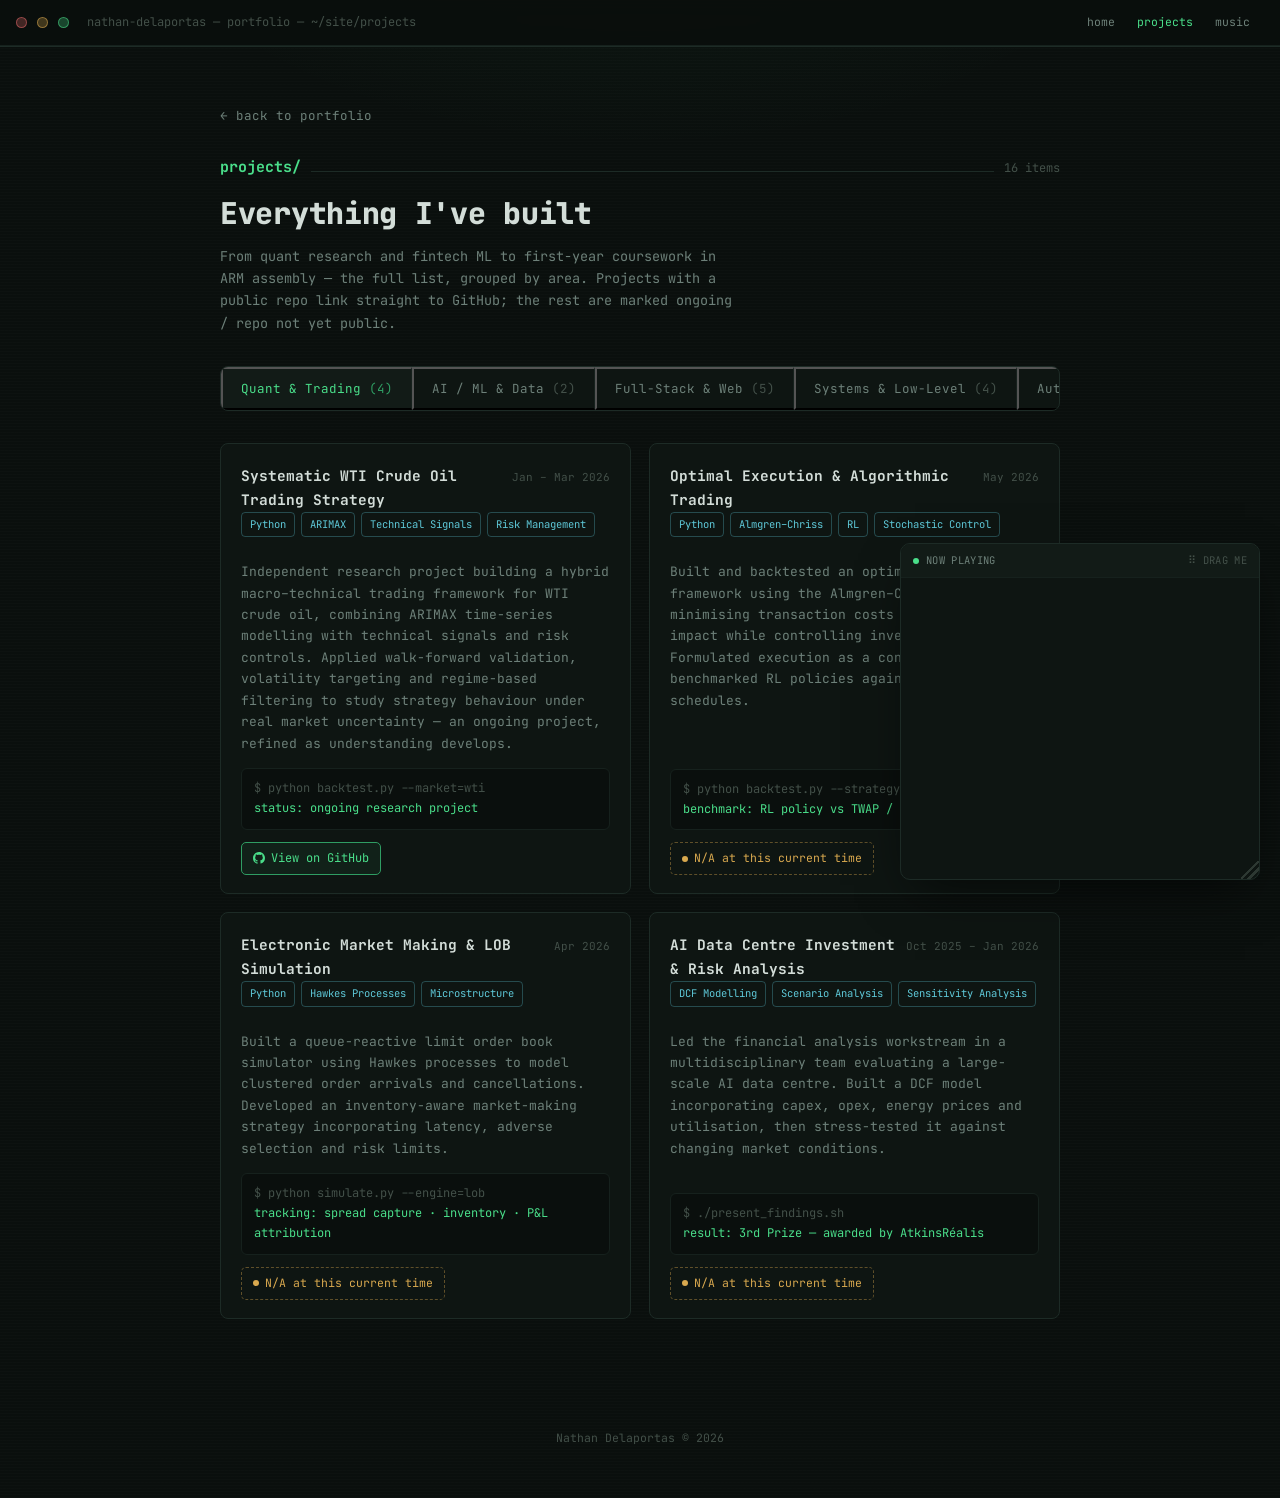
<file: projects.html>
<!DOCTYPE html>
<html lang="en">
<head>
<meta charset="UTF-8">
<meta name="viewport" content="width=device-width, initial-scale=1.0">
<title>All Projects — Nathan Delaportas</title>
<link rel="preconnect" href="https://fonts.googleapis.com">
<link rel="preconnect" href="https://fonts.gstatic.com" crossorigin>
<link href="https://fonts.googleapis.com/css2?family=JetBrains+Mono:wght@400;500;600;700;800&display=swap" rel="stylesheet">
<link rel="stylesheet" href="style.css">
<style>
  .cat-tabs{
    display:flex; overflow-x:auto; gap:0; margin-bottom:32px;
    border:1px solid var(--border); border-radius:8px; overflow:hidden;
    background:var(--bg-panel);
  }
  .cat-tab{
    flex:0 0 auto; padding:11px 18px; font-size:12.5px; color:var(--text-dim);
    border-right:1px solid var(--border-soft); cursor:pointer; background:transparent;
    white-space:nowrap; transition:color .15s ease, background .15s ease;
    font-family:var(--mono);
  }
  .cat-tab:last-child{ border-right:none; }
  .cat-tab:hover{ color:var(--text); background:var(--bg-elevated); }
  .cat-tab.active{ color:var(--green); background:var(--bg-elevated); }
  .cat-tab .count{ color:var(--text-faint); }
  .cat-tab.active .count{ color:var(--green-dim); }

  .cat-panel{ display:none; }
  .cat-panel.active{ display:block; }

  .back-link{
    display:inline-flex; align-items:center; gap:6px; color:var(--text-dim);
    font-size:12.5px; margin-bottom:28px;
  }
  .back-link:hover{ color:var(--green); text-decoration:none; }

  .page-title{ font-size:clamp(22px,4vw,30px); font-weight:800; margin:0 0 6px; letter-spacing:-0.3px; }
  .page-sub{ color:var(--text-dim); font-size:13.5px; margin:0 0 32px; max-width:65ch; }

  @media (prefers-reduced-motion: reduce){
    *{ animation:none !important; transition:none !important; }
    html{ scroll-behavior:auto; }
  }
</style>
</head>
<body>

<div id="jukebox-widget" class="mini"></div>

<div class="titlebar">
  <div class="titlebar-top">
    <span class="dot r"></span><span class="dot y"></span><span class="dot g"></span>
    <span class="titlebar-path">nathan-delaportas — portfolio — ~/site/projects</span>
    <nav class="page-nav">
      <a href="index.html" data-page="home">home</a>
      <a href="projects.html" data-page="projects">projects</a>
      <a href="music.html" data-page="music">music</a>
    </nav>
  </div>
</div>

<main id="page-content" data-page="projects">
<div class="wrap" style="padding-top:56px; padding-bottom:80px;">

  <a class="back-link" href="index.html">← back to portfolio</a>

  <div class="file-head" style="margin-bottom:10px;">
    <span class="fname">projects/</span>
    <span class="rule"></span>
    <span class="fmeta">16 items</span>
  </div>
  <h1 class="page-title">Everything I've built</h1>
  <p class="page-sub">From quant research and fintech ML to first-year coursework in ARM assembly — the full list, grouped by area. Projects with a public repo link straight to GitHub; the rest are marked ongoing / repo not yet public.</p>

  <nav class="cat-tabs" id="catTabs">
    <button class="cat-tab active" data-cat="quant">Quant &amp; Trading <span class="count">(4)</span></button>
    <button class="cat-tab" data-cat="aiml">AI / ML &amp; Data <span class="count">(2)</span></button>
    <button class="cat-tab" data-cat="fullstack">Full-Stack &amp; Web <span class="count">(5)</span></button>
    <button class="cat-tab" data-cat="systems">Systems &amp; Low-Level <span class="count">(4)</span></button>
    <button class="cat-tab" data-cat="automation">Automation &amp; Tools <span class="count">(1)</span></button>
  </nav>


  <!-- ================= QUANT & TRADING ================= -->
  <div class="cat-panel active" id="panel-quant">
    <div class="proj-grid">

      <div class="proj-card">
        <div class="proj-top">
          <span class="proj-name">Systematic WTI Crude Oil Trading Strategy</span>
          <span class="proj-date">Jan – Mar 2026</span>
        </div>
        <div class="tag-row">
          <span class="tag">Python</span><span class="tag">ARIMAX</span><span class="tag">Technical Signals</span><span class="tag">Risk Management</span>
        </div>
        <p class="proj-desc">Independent research project building a hybrid macro–technical trading framework for WTI crude oil, combining ARIMAX time-series modelling with technical signals and risk controls. Applied walk-forward validation, volatility targeting and regime-based filtering to study strategy behaviour under real market uncertainty — an ongoing project, refined as understanding develops.</p>
        <div class="proj-out"><span class="g">$ python backtest.py --market=wti</span><br>status: ongoing research project</div>
        <div class="proj-link-row">
          <a class="repo-link" href="https://github.com/natecode880/wti-oil-trading" target="_blank" rel="noopener">
            <svg width="12" height="12" viewBox="0 0 16 16" fill="currentColor"><path d="M8 0C3.58 0 0 3.58 0 8a8 8 0 0 0 5.47 7.59c.4.07.55-.17.55-.38l-.01-1.49c-2.22.48-2.69-1.07-2.69-1.07-.36-.92-.89-1.16-.89-1.16-.72-.5.06-.49.06-.49.8.06 1.22.82 1.22.82.71 1.21 1.87.87 2.33.66.07-.52.28-.87.5-1.07-1.78-.2-3.64-.89-3.64-3.95 0-.87.31-1.59.82-2.15-.08-.2-.36-1.01.08-2.11 0 0 .67-.21 2.2.82.64-.18 1.32-.27 2-.27.68 0 1.36.09 2 .27 1.53-1.03 2.2-.82 2.2-.82.44 1.1.16 1.91.08 2.11.51.56.82 1.28.82 2.15 0 3.07-1.87 3.75-3.65 3.95.29.25.54.73.54 1.48l-.01 2.2c0 .21.15.46.55.38A8 8 0 0 0 16 8c0-4.42-3.58-8-8-8z"/></svg>
            View on GitHub
          </a>
        </div>
      </div>

      <div class="proj-card">
        <div class="proj-top">
          <span class="proj-name">Optimal Execution &amp; Algorithmic Trading</span>
          <span class="proj-date">May 2026</span>
        </div>
        <div class="tag-row">
          <span class="tag">Python</span><span class="tag">Almgren–Chriss</span><span class="tag">RL</span><span class="tag">Stochastic Control</span>
        </div>
        <p class="proj-desc">Built and backtested an optimal execution framework using the Almgren–Chriss model, minimising transaction costs under market impact while controlling inventory risk. Formulated execution as a constrained MDP and benchmarked RL policies against analytical schedules.</p>
        <div class="proj-out"><span class="g">$ python backtest.py --strategy=rl</span><br>benchmark: RL policy vs TWAP / VWAP ✓</div>
        <div class="proj-link-row"><span class="status-badge"><span class="pulse"></span> N/A at this current time</span></div>
      </div>

      <div class="proj-card">
        <div class="proj-top">
          <span class="proj-name">Electronic Market Making &amp; LOB Simulation</span>
          <span class="proj-date">Apr 2026</span>
        </div>
        <div class="tag-row">
          <span class="tag">Python</span><span class="tag">Hawkes Processes</span><span class="tag">Microstructure</span>
        </div>
        <p class="proj-desc">Built a queue-reactive limit order book simulator using Hawkes processes to model clustered order arrivals and cancellations. Developed an inventory-aware market-making strategy incorporating latency, adverse selection and risk limits.</p>
        <div class="proj-out"><span class="g">$ python simulate.py --engine=lob</span><br>tracking: spread capture · inventory · P&amp;L attribution</div>
        <div class="proj-link-row"><span class="status-badge"><span class="pulse"></span> N/A at this current time</span></div>
      </div>

      <div class="proj-card">
        <div class="proj-top">
          <span class="proj-name">AI Data Centre Investment &amp; Risk Analysis</span>
          <span class="proj-date">Oct 2025 – Jan 2026</span>
        </div>
        <div class="tag-row">
          <span class="tag">DCF Modelling</span><span class="tag">Scenario Analysis</span><span class="tag">Sensitivity Analysis</span>
        </div>
        <p class="proj-desc">Led the financial analysis workstream in a multidisciplinary team evaluating a large-scale AI data centre. Built a DCF model incorporating capex, opex, energy prices and utilisation, then stress-tested it against changing market conditions.</p>
        <div class="proj-out"><span class="g">$ ./present_findings.sh</span><br>result: 3rd Prize — awarded by AtkinsRéalis</div>
        <div class="proj-link-row"><span class="status-badge"><span class="pulse"></span> N/A at this current time</span></div>
      </div>

    </div>
  </div>

  <!-- ================= AI / ML & DATA ================= -->
  <div class="cat-panel" id="panel-aiml">
    <div class="proj-grid">

      <div class="proj-card">
        <div class="proj-top">
          <span class="proj-name">Quidly — Financial Stability Tracker</span>
          <span class="proj-date">Nov 2024 – Jun 2025</span>
        </div>
        <div class="tag-row">
          <span class="tag">React Native</span><span class="tag">Django</span><span class="tag">PostgreSQL</span><span class="tag">scikit-learn</span>
        </div>
        <p class="proj-desc">Final-year dissertation: a full-stack fintech app (React Native + Django) that uses ML — Random Forest, Gradient Boosting and ARIMA-LSTM — to forecast cash flow and flag debt risk early, then turns that into personalised recommendations that help users pay down debt, build savings and budget safely.</p>
        <div class="proj-out"><span class="g">$ python evaluate.py --model=ensemble</span><br>R² = 0.946 on 1,200+ synthetic transactions · grade: 80% (First Class)</div>
        <div class="proj-link-row">
          <a class="repo-link" href="https://github.com/natecode880/Quidly" target="_blank" rel="noopener">
            <svg width="12" height="12" viewBox="0 0 16 16" fill="currentColor"><path d="M8 0C3.58 0 0 3.58 0 8a8 8 0 0 0 5.47 7.59c.4.07.55-.17.55-.38l-.01-1.49c-2.22.48-2.69-1.07-2.69-1.07-.36-.92-.89-1.16-.89-1.16-.72-.5.06-.49.06-.49.8.06 1.22.82 1.22.82.71 1.21 1.87.87 2.33.66.07-.52.28-.87.5-1.07-1.78-.2-3.64-.89-3.64-3.95 0-.87.31-1.59.82-2.15-.08-.2-.36-1.01.08-2.11 0 0 .67-.21 2.2.82.64-.18 1.32-.27 2-.27.68 0 1.36.09 2 .27 1.53-1.03 2.2-.82 2.2-.82.44 1.1.16 1.91.08 2.11.51.56.82 1.28.82 2.15 0 3.07-1.87 3.75-3.65 3.95.29.25.54.73.54 1.48l-.01 2.2c0 .21.15.46.55.38A8 8 0 0 0 16 8c0-4.42-3.58-8-8-8z"/></svg>
            View on GitHub
          </a>
        </div>
      </div>

      <div class="proj-card">
        <div class="proj-top">
          <span class="proj-name">AI-Based Breast Ultrasound Image Classification</span>
          <span class="proj-date">Mar – May 2024</span>
        </div>
        <div class="tag-row">
          <span class="tag">Python</span><span class="tag">PyTorch</span><span class="tag">ResNet-18</span><span class="tag">Medical Imaging</span>
        </div>
        <p class="proj-desc">AI coursework: a deep learning model classifying breast ultrasound images as benign or malignant, using a ResNet-18 architecture on the BreastMNIST dataset with hyperparameter tuning, early stopping, data augmentation and 5-fold cross-validation.</p>
        <div class="proj-out"><span class="g">$ python train.py --model=resnet18</span><br>AUC 0.901 (baseline 0.863) · grade: 92%</div>
        <div class="proj-link-row"><span class="status-badge"><span class="pulse"></span> N/A at this current time</span></div>
      </div>

    </div>
  </div>

  <!-- ================= FULL-STACK & WEB ================= -->
  <div class="cat-panel" id="panel-fullstack">
    <div class="proj-grid">

      <div class="proj-card">
        <div class="proj-top">
          <span class="proj-name">WorkFox — Hybrid Workplace Engagement Platform</span>
          <span class="proj-date">Feb – May 2024</span>
        </div>
        <div class="tag-row">
          <span class="tag">Django</span><span class="tag">JavaScript</span><span class="tag">PostgreSQL</span><span class="tag">REST</span>
        </div>
        <p class="proj-desc">Tech Lead, Backend Developer and PM for a 6-person Agile team. Built GDPR-compliant authentication, a mood check-in system for tracking employee wellbeing, and a Pomodoro timer, integrating OpenWeather and TomTom Traffic APIs for contextual insights.</p>
        <div class="proj-out"><span class="g">$ ./run_tests.sh --suite=all</span><br>all tests passing · grade: 73% (First Class)</div>
        <div class="proj-link-row"><span class="status-badge"><span class="pulse"></span> N/A at this current time</span></div>
      </div>

      <div class="proj-card">
        <div class="proj-top">
          <span class="proj-name">Music Catalogue System</span>
          <span class="proj-date">COM2025</span>
        </div>
        <div class="tag-row">
          <span class="tag">Django</span><span class="tag">Python</span><span class="tag">Bootstrap</span><span class="tag">HTML</span>
        </div>
        <p class="proj-desc">A Django web application for managing a music catalogue, with a backend of models, views and URL routing for reliable data handling, and a Bootstrap-based interface for creating, viewing, editing and deleting albums and songs.</p>
        <div class="proj-out"><span class="g">$ python manage.py runserver</span><br>CRUD: albums · songs</div>
        <div class="proj-link-row"><span class="status-badge"><span class="pulse"></span> N/A at this current time</span></div>
      </div>

      <div class="proj-card">
        <div class="proj-top">
          <span class="proj-name">Analytics System</span>
          <span class="proj-date">COM1028</span>
        </div>
        <div class="tag-row">
          <span class="tag">Java</span><span class="tag">SQL</span><span class="tag">Agile</span>
        </div>
        <p class="proj-desc">Software Engineering coursework: a system providing both a data model and interface for an existing database, backed by proto-personas, user stories and scenarios documenting the requirements — an early exercise in Agile documentation and stakeholder communication.</p>
        <div class="proj-out"><span class="g">$ java Analytics --source=db</span><br>docs: personas · user stories · scenarios</div>
        <div class="proj-link-row"><span class="status-badge"><span class="pulse"></span> N/A at this current time</span></div>
      </div>

      <div class="proj-card">
        <div class="proj-top">
          <span class="proj-name">Surrey Sports Park Management System</span>
          <span class="proj-date">Oct – Nov 2022</span>
        </div>
        <div class="tag-row">
          <span class="tag">PHP</span><span class="tag">SQL</span><span class="tag">JavaScript</span><span class="tag">MySQL</span>
        </div>
        <p class="proj-desc">A dynamic web system for managing the university's sports park — facility booking, staff management and operational oversight — with PHP and MySQL on the backend, driven by an Extended Entity Relationship Diagram for the database design.</p>
        <div class="proj-out"><span class="g">$ php -S localhost:8000</span><br>modules: booking · staff · operations</div>
        <div class="proj-link-row"><span class="status-badge"><span class="pulse"></span> N/A at this current time</span></div>
      </div>

      <div class="proj-card">
        <div class="proj-top">
          <span class="proj-name">Forum Website</span>
          <span class="proj-date">2021 – 2022</span>
        </div>
        <div class="tag-row">
          <span class="tag">PHP</span><span class="tag">SQL</span><span class="tag">HTML</span><span class="tag">MAMP</span>
        </div>
        <p class="proj-desc">An early project building a Reddit-style forum from scratch — PHP handling authentication, posts, comments and voting server-side, SQL for relational data storage, and an interface closely mirroring Reddit's layout, developed and tested locally via MAMP.</p>
        <div class="proj-out"><span class="g">$ php -S localhost:8888</span><br>features: auth · posts · comments · voting</div>
        <div class="proj-link-row"><span class="status-badge"><span class="pulse"></span> N/A at this current time</span></div>
      </div>

    </div>
  </div>

  <!-- ================= SYSTEMS & LOW-LEVEL ================= -->
  <div class="cat-panel" id="panel-systems">
    <div class="proj-grid">

      <div class="proj-card">
        <div class="proj-top">
          <span class="proj-name">Credit Card Fraud Detection Engine</span>
          <span class="proj-date">Apr 2025</span>
        </div>
        <div class="tag-row">
          <span class="tag">C++</span><span class="tag">STL</span><span class="tag">Multithreading</span>
        </div>
        <p class="proj-desc">Independent project: a low-latency fraud detection engine analysing transaction streams for anomalous patterns. Implemented multithreaded ingestion pipelines for large-scale processing, applying clustering and regression techniques.</p>
        <div class="proj-out"><span class="g">$ ./fraud_engine --stream=kaggle_txn</span><br>ingest: multithreaded · low-latency</div>
        <div class="proj-link-row"><span class="status-badge"><span class="pulse"></span> N/A at this current time</span></div>
      </div>

      <div class="proj-card">
        <div class="proj-top">
          <span class="proj-name">Segmented Memory Manager</span>
          <span class="proj-date">May – Jun 2023</span>
        </div>
        <div class="tag-row">
          <span class="tag">Java</span><span class="tag">Operating Systems</span><span class="tag">Memory Management</span>
        </div>
        <p class="proj-desc">Operating Systems coursework: designed and implemented a segmented memory manager in Java to allocate and track programs and their segments in memory, working through allocation strategies and fragmentation handling.</p>
        <div class="proj-out"><span class="g">$ java MemoryManager --mode=segmented</span><br>allocation: segment-based</div>
        <div class="proj-link-row"><span class="status-badge"><span class="pulse"></span> N/A at this current time</span></div>
      </div>

      <div class="proj-card">
        <div class="proj-top">
          <span class="proj-name">Morse Code Translator with Raspberry Pi</span>
          <span class="proj-date">Oct – Nov 2022</span>
        </div>
        <div class="tag-row">
          <span class="tag">ARM Assembly</span><span class="tag">Raspberry Pi</span><span class="tag">GPIO</span><span class="tag">Team Project</span>
        </div>
        <p class="proj-desc">Team project translating input into Morse code on a Raspberry Pi, programmed directly in ARM assembly language, with supplementary circuitry built from GPIO pins, a button and a segment display.</p>
        <div class="proj-out"><span class="g">$ ./translate --input=morse</span><br>hardware: GPIO · button · segment display</div>
        <div class="proj-link-row"><span class="status-badge"><span class="pulse"></span> N/A at this current time</span></div>
      </div>

      <div class="proj-card">
        <div class="proj-top">
          <span class="proj-name">Programming Fundamentals Coursework</span>
          <span class="proj-date">Dec 2022 – Jan 2023</span>
        </div>
        <div class="tag-row">
          <span class="tag">Java</span><span class="tag">Git</span>
        </div>
        <p class="proj-desc">Early coursework applying core programming fundamentals in Java, with version control managed through Git from the outset — the first real exercise in structured, tracked development.</p>
        <div class="proj-out"><span class="g">$ git log --oneline</span><br>fundamentals: syntax · control flow · OOP basics</div>
        <div class="proj-link-row"><span class="status-badge"><span class="pulse"></span> N/A at this current time</span></div>
      </div>

    </div>
  </div>

  <!-- ================= AUTOMATION & TOOLS ================= -->
  <div class="cat-panel" id="panel-automation">
    <div class="proj-grid">

      <div class="proj-card">
        <div class="proj-top">
          <span class="proj-name">YouTube Shorts Growth Automation</span>
          <span class="proj-date">Aug 2024</span>
        </div>
        <div class="tag-row">
          <span class="tag">Python</span><span class="tag">YouTube Data API v3</span><span class="tag">Automation</span>
        </div>
        <p class="proj-desc">An end-to-end automation pipeline for YouTube Shorts — downloading and organising source clips, cleaning and SEO-tagging filenames, automating hashtags, shuffling upload order for variety, then bulk-uploading and scheduling posts via the YouTube Data API.</p>
        <div class="proj-out"><span class="g">$ python automator.py --schedule=daily</span><br>pipeline: download → tag → shuffle → upload</div>
        <div class="proj-link-row">
          <a class="repo-link" href="https://github.com/natecode880/python-youtube-automator" target="_blank" rel="noopener">
            <svg width="12" height="12" viewBox="0 0 16 16" fill="currentColor"><path d="M8 0C3.58 0 0 3.58 0 8a8 8 0 0 0 5.47 7.59c.4.07.55-.17.55-.38l-.01-1.49c-2.22.48-2.69-1.07-2.69-1.07-.36-.92-.89-1.16-.89-1.16-.72-.5.06-.49.06-.49.8.06 1.22.82 1.22.82.71 1.21 1.87.87 2.33.66.07-.52.28-.87.5-1.07-1.78-.2-3.64-.89-3.64-3.95 0-.87.31-1.59.82-2.15-.08-.2-.36-1.01.08-2.11 0 0 .67-.21 2.2.82.64-.18 1.32-.27 2-.27.68 0 1.36.09 2 .27 1.53-1.03 2.2-.82 2.2-.82.44 1.1.16 1.91.08 2.11.51.56.82 1.28.82 2.15 0 3.07-1.87 3.75-3.65 3.95.29.25.54.73.54 1.48l-.01 2.2c0 .21.15.46.55.38A8 8 0 0 0 16 8c0-4.42-3.58-8-8-8z"/></svg>
            View on GitHub
          </a>
        </div>
      </div>

    </div>
  </div>

</div>

<footer>Nathan Delaportas © 2026</footer>

</main>

<script src="home.js"></script>
<script src="projects.js"></script>
<script src="jukebox.js"></script>

</body>
</html>
</file>
<file: style.css>
:root{
    --bg: #0a0f0d;
    --bg-panel: #0e1512;
    --bg-elevated: #121b17;
    --border: #1d2b26;
    --border-soft: #16211d;
    --text: #d3ddd8;
    --text-dim: #6d8079;
    --text-faint: #435049;
    --green: #4ade8a;
    --green-dim: #2f9d63;
    --gold: #d9a94f;
    --cyan: #5ec8d8;
    --red: #e2686a;
    --mono: 'JetBrains Mono', ui-monospace, 'SFMono-Regular', Menlo, monospace;
  }

  *{ box-sizing:border-box; }
  ::selection{ background: var(--green-dim); color:#04120a; }

  html{ scroll-behavior:smooth; }

  body{
    margin:0;
    background:var(--bg);
    color:var(--text);
    font-family:var(--mono);
    font-size:15px;
    line-height:1.65;
    background-image:
      radial-gradient(ellipse 900px 500px at 50% -10%, rgba(74,222,138,0.06), transparent 60%),
      repeating-linear-gradient(180deg, rgba(255,255,255,0.012) 0px, rgba(255,255,255,0.012) 1px, transparent 1px, transparent 3px);
  }

  a{ color:var(--cyan); text-decoration:none; }
  a:hover{ text-decoration:underline; }
  a:focus-visible, button:focus-visible{ outline:2px solid var(--green); outline-offset:2px; }

  ::-webkit-scrollbar{ width:10px; height:10px; }
  ::-webkit-scrollbar-track{ background:var(--bg); }
  ::-webkit-scrollbar-thumb{ background:var(--border); border-radius:6px; }

  /* ---------- Title bar / tab nav ---------- */
  .titlebar{
    position:sticky; top:0; z-index:100;
    background:rgba(10,15,13,0.92);
    backdrop-filter:blur(8px);
    border-bottom:1px solid var(--border);
  }
  .titlebar-top{
    display:flex; align-items:center; gap:10px;
    padding:8px 16px;
    border-bottom:1px solid var(--border-soft);
  }
  .dot{ width:11px; height:11px; border-radius:50%; }
  .dot.r{ background:#e2686a44; border:1px solid #e2686a88; }
  .dot.y{ background:#d9a94f44; border:1px solid #d9a94f88; }
  .dot.g{ background:#4ade8a44; border:1px solid #4ade8a88; }
  .titlebar-path{
    margin-left:8px; color:var(--text-faint); font-size:12px;
    overflow:hidden; text-overflow:ellipsis; white-space:nowrap;
  }
  .tabs{
    display:flex; overflow-x:auto; scrollbar-width:none;
  }
  .tabs::-webkit-scrollbar{ display:none; }
  .tab{
    flex:0 0 auto;
    padding:9px 16px;
    font-size:12.5px;
    color:var(--text-dim);
    border-right:1px solid var(--border-soft);
    cursor:pointer;
    background:transparent;
    white-space:nowrap;
    position:relative;
    transition:color .15s ease, background .15s ease;
  }
  .tab:hover{ color:var(--text); background:var(--bg-panel); }
  .tab.active{ color:var(--green); background:var(--bg-panel); }
  .tab.active::after{
    content:''; position:absolute; left:0; right:0; bottom:-1px; height:2px; background:var(--green);
  }
  .tab .dim{ color:var(--text-faint); }

  /* ---------- Layout helpers ---------- */
  .wrap{ max-width:880px; margin:0 auto; padding:0 20px; }
  section{ padding:64px 0; border-bottom:1px solid var(--border-soft); }
  section:last-of-type{ border-bottom:none; }

  .file-head{
    display:flex; align-items:baseline; gap:10px; margin-bottom:28px;
    flex-wrap:wrap;
  }
  .file-head .fname{ color:var(--green); font-weight:700; font-size:15px; }
  .file-head .fmeta{ color:var(--text-faint); font-size:12px; }
  .rule{ flex:1; height:1px; background:var(--border); min-width:20px; }

  .code-line{
    position:relative;
    padding-left:34px;
    margin:0 0 6px 0;
  }
  .code-line::before{
    content: attr(data-line);
    position:absolute; left:0; top:0;
    width:24px; text-align:right;
    color:var(--text-faint);
    font-size:12px;
    user-select:none;
  }

  .kw{ color:var(--cyan); }
  .str{ color:var(--gold); }
  .cmt{ color:var(--text-dim); font-style:italic; }
  .fn{ color:var(--green); }
  .num{ color:var(--red); }
  .bul{ color:var(--green); font-weight:700; }

  /* ---------- Hero ---------- */
  .hero{
    padding:90px 0 70px;
    border-bottom:1px solid var(--border-soft);
  }
  .term{
    background:var(--bg-panel);
    border:1px solid var(--border);
    border-radius:8px;
    overflow:hidden;
    box-shadow:0 30px 60px -20px rgba(0,0,0,0.6);
  }
  .term-bar{
    display:flex; align-items:center; gap:7px;
    padding:10px 14px; border-bottom:1px solid var(--border-soft);
    background:var(--bg-elevated);
  }
  .term-title{ margin-left:8px; font-size:11.5px; color:var(--text-faint); }
  .term-body{ padding:22px 20px 26px; min-height:230px; font-size:13.5px; }
  .term-body .prompt{ color:var(--green); }
  .term-body .path{ color:var(--cyan); }
  .term-line{ white-space:pre-wrap; word-break:break-word; margin:0 0 4px; color:var(--text); }
  .term-out{ color:var(--text-dim); margin:0 0 14px; }
  .caret{
    display:inline-block; width:8px; height:15px; background:var(--green);
    vertical-align:middle; margin-left:2px;
    animation:blink 1s steps(1) infinite;
  }
  @keyframes blink{ 50%{ opacity:0; } }

  .hero-heading{ margin-top:34px; }
  .hero-name{
    font-size:clamp(28px,5vw,44px); font-weight:800; letter-spacing:-0.5px;
    margin:0 0 8px; color:var(--text);
  }
  .hero-name .accent{ color:var(--green); }
  .hero-tag{ color:var(--text-dim); font-size:15px; margin:0 0 22px; max-width:60ch; }
  .hero-links{ display:flex; flex-wrap:wrap; gap:10px; }
  .pill{
    border:1px solid var(--border); padding:7px 13px; border-radius:6px;
    color:var(--text); font-size:12.5px; display:inline-flex; align-items:center; gap:7px;
    transition:border-color .15s ease, color .15s ease;
  }
  .pill:hover{ border-color:var(--green); color:var(--green); text-decoration:none; }
  .pill .sw{ color:var(--green); }

  /* ---------- About ---------- */
  .about-code{
    background:var(--bg-panel); border:1px solid var(--border); border-radius:8px;
    padding:22px 20px 24px; font-size:13.5px; overflow-x:auto;
  }
  .about-meta{ margin-top:22px; display:flex; flex-wrap:wrap; gap:10px 26px; font-size:12.5px; color:var(--text-dim); }
  .about-meta b{ color:var(--text); font-weight:600; }

  /* ---------- Education ---------- */
  .edu-item{ margin-bottom:30px; padding-bottom:26px; border-bottom:1px solid var(--border-soft); }
  .edu-item:last-child{ border-bottom:none; margin-bottom:0; padding-bottom:0; }
  .edu-top{ display:flex; justify-content:space-between; gap:14px; flex-wrap:wrap; align-items:baseline; }
  .edu-h{ color:var(--gold); font-weight:700; font-size:15px; }
  .edu-when{ color:var(--text-faint); font-size:12px; white-space:nowrap; }
  .edu-sub{ color:var(--text-dim); font-size:13px; margin:3px 0 12px; }
  .edu-list{ margin:0; padding-left:20px; color:var(--text); font-size:13.5px; }
  .edu-list li{ margin-bottom:6px; }
  .edu-list::marker{ color:var(--green); }
  .mod-line{ font-size:12.5px; color:var(--text-dim); margin-top:8px; }
  .mod-line .kw{ color:var(--cyan); }

  /* ---------- Experience (git log) ---------- */
  .commit{
    display:grid; grid-template-columns:20px 1fr; gap:14px;
    margin-bottom:0; position:relative;
  }
  .commit-rail{ display:flex; flex-direction:column; align-items:center; }
  .commit-dot{ width:9px; height:9px; border-radius:50%; background:var(--green); margin-top:6px; flex:0 0 auto; box-shadow:0 0 0 3px rgba(74,222,138,0.15); }
  .commit-line{ width:1px; flex:1; background:var(--border); margin-top:4px; }
  .commit-body{ padding-bottom:34px; }
  .commit:last-child .commit-line{ display:none; }
  .commit:last-child .commit-body{ padding-bottom:0; }
  .commit-hash{ color:var(--gold); font-size:12px; }
  .commit-hash::before{ content:'commit '; color:var(--text-faint); }
  .commit-date{ color:var(--text-faint); font-size:11.5px; margin-top:2px; }
  .commit-title{ color:var(--text); font-weight:700; margin:10px 0 6px; font-size:14px; }
  .commit-title .org{ color:var(--cyan); font-weight:400; }
  .commit-desc{ color:var(--text-dim); font-size:13px; margin:0; }

  /* ---------- Projects ---------- */
  .proj-grid{ display:grid; grid-template-columns:1fr 1fr; gap:18px; }
  @media (max-width:720px){ .proj-grid{ grid-template-columns:1fr; } }
  .proj-card{
    background:var(--bg-panel); border:1px solid var(--border); border-radius:8px;
    padding:20px 20px 18px; display:flex; flex-direction:column;
    transition:border-color .15s ease, transform .15s ease;
  }
  .proj-card:hover{ border-color:var(--green-dim); transform:translateY(-2px); }
  .proj-top{ display:flex; justify-content:space-between; gap:10px; align-items:baseline; }
  .proj-name{ color:var(--text); font-weight:700; font-size:14.5px; }
  .proj-date{ color:var(--text-faint); font-size:11px; white-space:nowrap; }
  .proj-desc{ color:var(--text-dim); font-size:13px; margin:10px 0 14px; flex:1; }
  .tag-row{ display:flex; flex-wrap:wrap; gap:6px; margin-bottom:14px; }
  .tag{ font-size:10.5px; color:var(--cyan); border:1px solid rgba(94,200,216,0.3); padding:3px 8px; border-radius:4px; }
  .proj-out{
    background:var(--bg); border:1px solid var(--border-soft); border-radius:6px;
    padding:10px 12px; font-size:12px; color:var(--green); font-family:var(--mono);
  }
  .proj-out .g{ color:var(--text-faint); }

  .proj-link-row{ margin-top:12px; display:flex; }
  .repo-link{
    display:inline-flex; align-items:center; gap:6px;
    font-size:12px; color:var(--green); border:1px solid var(--green-dim);
    padding:6px 11px; border-radius:5px; background:rgba(74,222,138,0.06);
  }
  .repo-link:hover{ background:rgba(74,222,138,0.14); text-decoration:none; }
  .status-badge{
    display:inline-flex; align-items:center; gap:6px;
    font-size:11.5px; color:var(--gold); border:1px dashed rgba(217,169,79,0.4);
    padding:6px 11px; border-radius:5px;
  }
  .status-badge .pulse{
    width:6px; height:6px; border-radius:50%; background:var(--gold);
    animation:pulse 1.6s ease-in-out infinite;
  }
  @keyframes pulse{ 0%,100%{ opacity:1; } 50%{ opacity:.35; } }

  /* ---------- Skills ---------- */
  .yaml-block{ font-size:13.5px; }
  .yaml-key{ color:var(--cyan); }
  .yaml-row{ margin-bottom:10px; padding-left:2px; }
  .chip-row{ display:flex; flex-wrap:wrap; gap:8px; margin:6px 0 18px 0; }
  .chip{ background:var(--bg-elevated); border:1px solid var(--border); color:var(--text); font-size:12px; padding:5px 10px; border-radius:5px; }

  .cert-list{ margin-top:24px; list-style:none; padding:0; }
  .cert-list li{ font-size:13px; color:var(--text-dim); padding:8px 0; border-top:1px dashed var(--border-soft); display:flex; gap:10px; }
  .cert-list li:first-child{ border-top:none; }
  .cert-list .ok{ color:var(--green); }

  /* ---------- Contact ---------- */
  .contact-term{ font-size:13.5px; }
  .contact-term .comment{ color:var(--text-dim); }
  .contact-term .sh{ color:var(--gold); }
  .contact-btns{ display:flex; flex-wrap:wrap; gap:12px; margin-top:26px; }
  .btn{
    display:inline-flex; align-items:center; gap:8px;
    border:1px solid var(--green-dim); color:var(--green);
    padding:11px 18px; border-radius:6px; font-size:13px; font-weight:600;
    background:rgba(74,222,138,0.06);
    transition:background .15s ease;
  }
  .btn:hover{ background:rgba(74,222,138,0.14); text-decoration:none; }
  .btn.ghost{ border-color:var(--border); color:var(--text); background:transparent; }
  .btn.ghost:hover{ border-color:var(--text-dim); background:var(--bg-panel); }

  footer{ padding:30px 0 50px; text-align:center; color:var(--text-faint); font-size:11.5px; }

  .fade-in{ opacity:0; transform:translateY(14px); transition:opacity .5s ease, transform .5s ease; }
  .fade-in.shown{ opacity:1; transform:translateY(0); }

  /* ---------- Page nav (Home / Projects / Music) ---------- */
  .page-nav{ display:flex; align-items:center; gap:2px; margin-left:auto; padding-right:4px; }
  .page-nav a{
    font-size:11.5px; color:var(--text-dim); padding:5px 10px; border-radius:5px;
    text-decoration:none; transition:color .15s ease, background .15s ease;
  }
  .page-nav a:hover{ color:var(--text); background:var(--bg-panel); text-decoration:none; }
  .page-nav a.current{ color:var(--green); }

  /* ---------- #page-content swap transition ---------- */
  #page-content{ transition:opacity .15s ease; }
  #page-content.swapping{ opacity:0; }

  /* ---------- Persistent jukebox widget ---------- */
  /* Width/height are set inline by jukebox.js (scale-based sizing) so the
     underlying Spotify iframe is created once and never resized/reloaded. */
  #jukebox-widget{
    position:fixed;
    z-index:200;
    background:var(--bg-panel);
    border:1px solid var(--border);
    border-radius:10px;
    overflow:hidden;
    box-shadow:0 20px 50px -15px rgba(0,0,0,0.65);
    transition:top .35s ease, left .35s ease, right .35s ease, bottom .35s ease;
  }
  #jukebox-widget.mini{
    right:20px; bottom:20px; top:auto; left:auto;
  }
  #jukebox-widget.docked{
    position:absolute; right:auto; bottom:auto;
    /* top/left are set inline by jukebox.js to align with #dockSpacer */
  }
  #jukebox-widget.dragging{ transition:none; }

  .jb-handle{
    display:flex; align-items:center; gap:7px;
    padding:8px 12px; background:var(--bg-elevated);
    border-bottom:1px solid var(--border-soft);
    font-size:10.5px; color:var(--text-dim); letter-spacing:0.03em;
    text-transform:uppercase; cursor:grab; user-select:none;
    position:relative; z-index:2;
  }
  #jukebox-widget.docked .jb-handle{ cursor:default; }
  .jb-handle:active{ cursor:grabbing; }
  .jb-dot{ width:6px; height:6px; border-radius:50%; background:var(--green); flex:0 0 auto; animation:pulse 1.6s ease-in-out infinite; }
  .jb-drag-hint{ margin-left:auto; color:var(--text-faint); }
  #jukebox-widget.docked .jb-drag-hint{ display:none; }

  .jb-scale-wrap{ transform-origin:top left; }
  .jb-mount{ width:100%; }
  .jb-mount iframe{ display:block; border:0; width:100%; }

  .jb-resize-handle{
    position:absolute; right:0; bottom:0; width:18px; height:18px;
    cursor:nwse-resize; z-index:3;
    background:
      linear-gradient(135deg, transparent 0 45%, var(--text-faint) 45% 55%, transparent 55% 100%),
      linear-gradient(135deg, transparent 0 65%, var(--text-faint) 65% 75%, transparent 75% 100%);
    opacity:0.6;
  }
  .jb-resize-handle:hover{ opacity:1; }
  #jukebox-widget.docked .jb-resize-handle{ display:none; }

  @media (prefers-reduced-motion: reduce){
    *{ animation:none !important; transition:none !important; }
    html{ scroll-behavior:auto; }
  }
</file>
